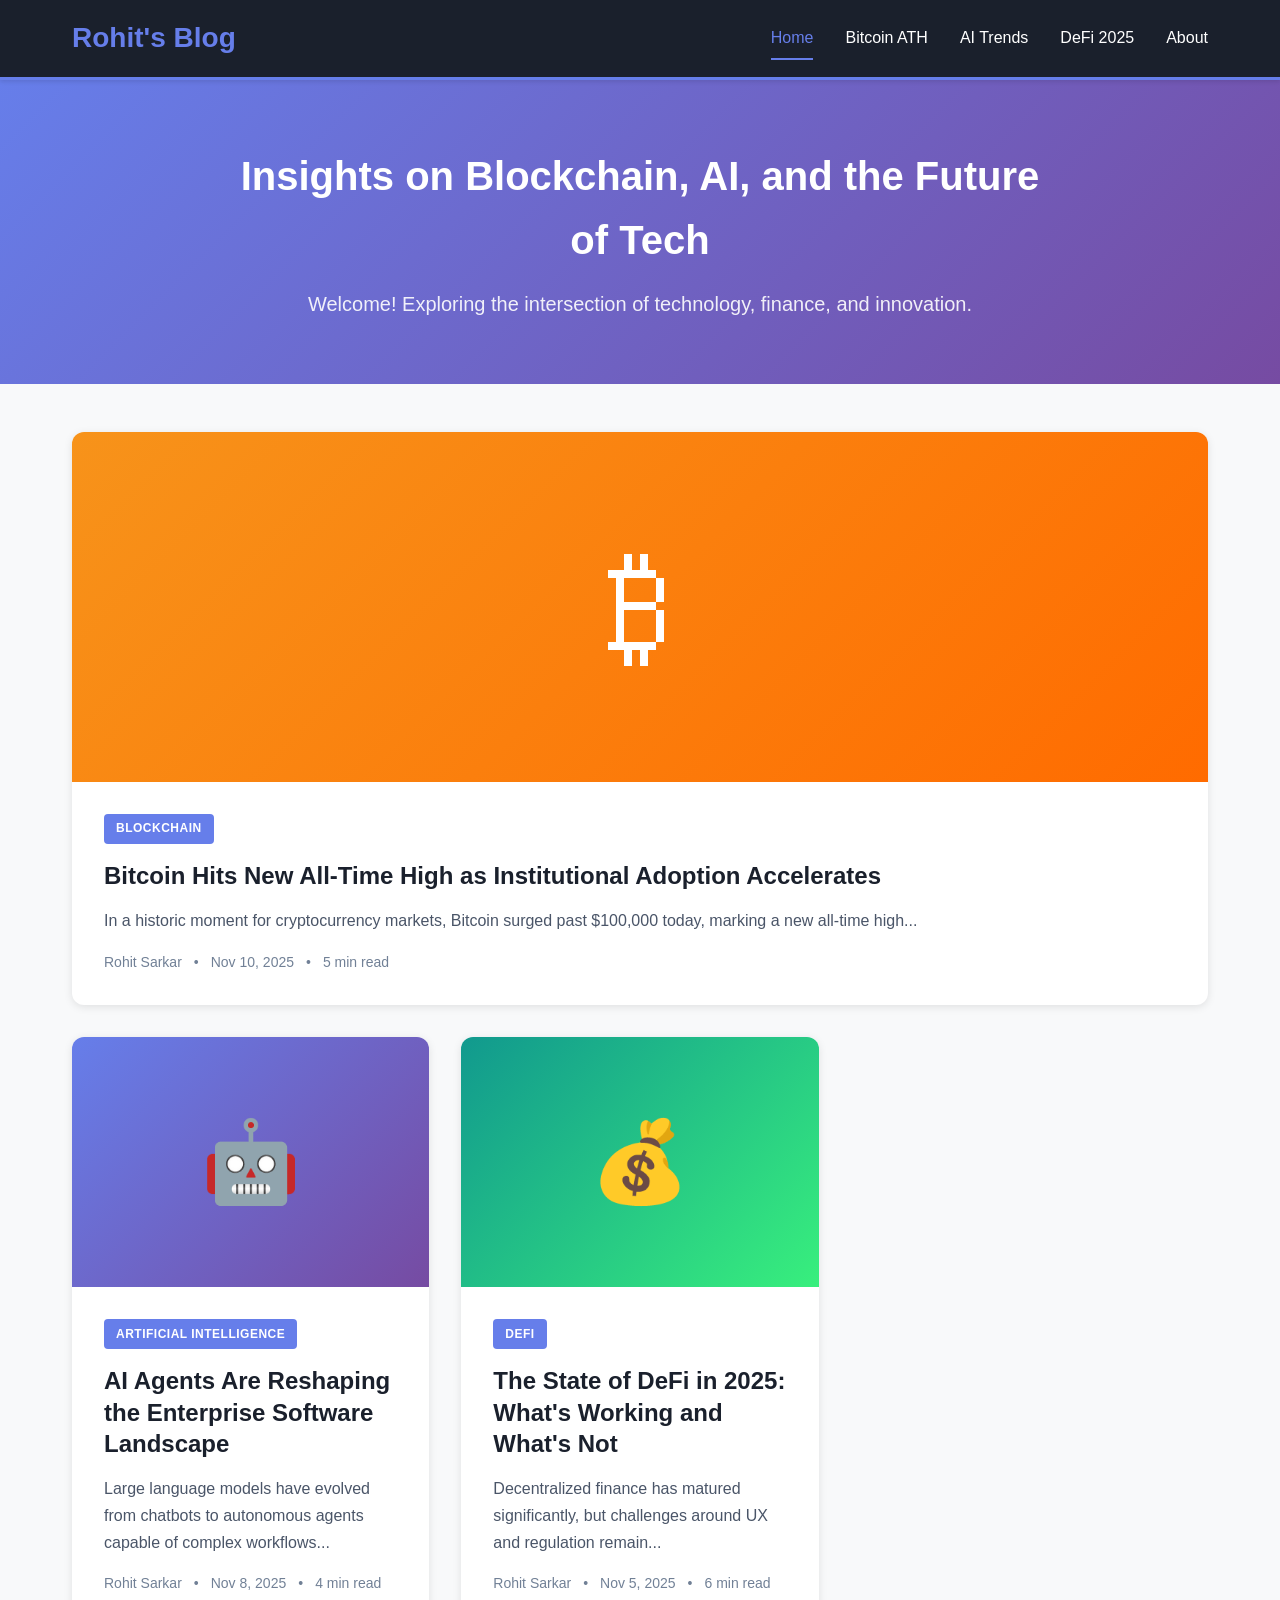
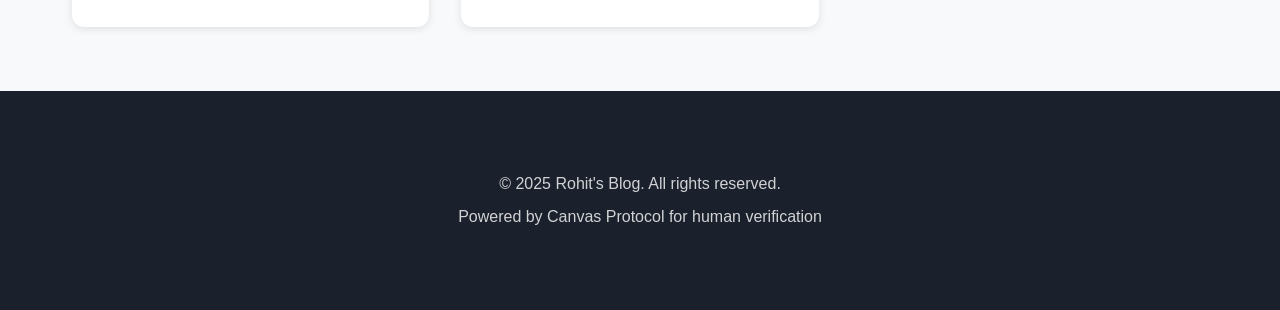
<file: index.html>
<!DOCTYPE html>
<html lang="en">
<head>
    <meta charset="UTF-8">
    <meta name="viewport" content="width=device-width, initial-scale=1.0">
    <title>Rohit's Tech Blog | Latest in Blockchain & AI</title>
    <link rel="stylesheet" href="styles.css">
    <style>
        /* Canvas Widget Overlay Styles */
        .canvas-overlay {
            display: none;
            position: fixed;
            top: 0;
            left: 0;
            width: 100%;
            height: 100%;
            background: rgba(0, 0, 0, 0.85);
            z-index: 9999;
            align-items: center;
            justify-content: center;
            backdrop-filter: blur(4px);
        }

        .canvas-overlay.active {
            display: flex;
        }

        .canvas-overlay-content {
            position: relative;
            max-width: 100%;
            max-height: 100%;
        }

        .canvas-iframe-wrapper {
            background: white;
            border-radius: 16px;
            overflow: hidden;
            box-shadow: 0 20px 60px rgba(0, 0, 0, 0.3);
            width: 450px;
            height: 750px;
            max-width: 100vw;
            max-height: 95vh;
        }

        .canvas-iframe {
            width: 100%;
            height: 100%;
            border: none;
            display: block;
        }

        /* Blur content when overlay is active */
        body.verification-required .page-content {
            filter: blur(8px);
            pointer-events: none;
            user-select: none;
        }

        @media (max-width: 768px) {
            .canvas-iframe-wrapper {
                border-radius: 0;
                width: 100vw;
                height: 100vh;
            }
        }
    </style>
</head>
<body>
    <!-- Canvas Widget Overlay -->
    <div class="canvas-overlay" id="canvasOverlay">
        <div class="canvas-overlay-content">
            <div class="canvas-iframe-wrapper">
                <iframe 
                    src="" 
                    class="canvas-iframe"
                    id="canvasWidget"
                    allow="clipboard-write"
                ></iframe>
            </div>
        </div>
    </div>

    <!-- Main Page Content -->
    <div class="page-content">
        <!-- Navigation -->
        <header class="header">
            <div class="nav-container">
                <div class="logo">Rohit's Blog</div>
                <nav class="nav-links">
                    <a href="index.html" class="active">Home</a>
                    <a href="article-bitcoin.html">Bitcoin ATH</a>
                    <a href="article-ai.html">AI Trends</a>
                    <a href="article-defi.html">DeFi 2025</a>
                    <a href="about.html">About</a>
                </nav>
            </div>
        </header>

        <!-- Hero Section -->
        <section class="hero">
            <div class="hero-content">
                <h1>Insights on Blockchain, AI, and the Future of Tech</h1>
                <p>Welcome! Exploring the intersection of technology, finance, and innovation.</p>
            </div>
        </section>

        <!-- Article Grid -->
        <main class="container">
            <div class="articles-grid">
                <!-- Featured Article -->
                <article class="article-card featured">
                    <div class="article-image bitcoin-bg">₿</div>
                    <div class="article-content">
                        <span class="category">BLOCKCHAIN</span>
                        <h2><a href="article-bitcoin.html">Bitcoin Hits New All-Time High as Institutional Adoption Accelerates</a></h2>
                        <p>In a historic moment for cryptocurrency markets, Bitcoin surged past $100,000 today, marking a new all-time high...</p>
                        <div class="article-meta">
                            <span>Rohit Sarkar</span>
                            <span>•</span>
                            <span>Nov 10, 2025</span>
                            <span>•</span>
                            <span>5 min read</span>
                        </div>
                    </div>
                </article>

                <!-- Regular Articles -->
                <article class="article-card">
                    <div class="article-image ai-bg">🤖</div>
                    <div class="article-content">
                        <span class="category">ARTIFICIAL INTELLIGENCE</span>
                        <h2><a href="article-ai.html">AI Agents Are Reshaping the Enterprise Software Landscape</a></h2>
                        <p>Large language models have evolved from chatbots to autonomous agents capable of complex workflows...</p>
                        <div class="article-meta">
                            <span>Rohit Sarkar</span>
                            <span>•</span>
                            <span>Nov 8, 2025</span>
                            <span>•</span>
                            <span>4 min read</span>
                        </div>
                    </div>
                </article>

                <article class="article-card">
                    <div class="article-image defi-bg">💰</div>
                    <div class="article-content">
                        <span class="category">DEFI</span>
                        <h2><a href="article-defi.html">The State of DeFi in 2025: What's Working and What's Not</a></h2>
                        <p>Decentralized finance has matured significantly, but challenges around UX and regulation remain...</p>
                        <div class="article-meta">
                            <span>Rohit Sarkar</span>
                            <span>•</span>
                            <span>Nov 5, 2025</span>
                            <span>•</span>
                            <span>6 min read</span>
                        </div>
                    </div>
                </article>
            </div>
        </main>

        <!-- Footer -->
        <footer class="footer">
            <div class="container">
                <p>&copy; 2025 Rohit's Blog. All rights reserved.</p>
                <p>Powered by Canvas Protocol for human verification</p>
            </div>
        </footer>
    </div>

    <script>
        // ==========================================
        // Canvas Protocol Configuration
        // ==========================================
        
        const API_BASE_URL = 'https://canvas-api.duckdns.org'; // Live API endpoint
        
        // Verification token management
        const VERIFICATION_TOKEN = 'canvas_verified';
        const TOKEN_EXPIRY = 'canvas_verified_expiry';
        const TOKEN_DURATION = 24 * 60 * 60 * 1000; // 24 hours

        // ==========================================
        // Helper Functions
        // ==========================================
        
        /**
         * Get the current domain from the URL
         * For local files, this might be 'localhost' or the actual domain when deployed
         */
        function getCurrentDomain() {
            const hostname = window.location.hostname;
            
            // Handle localhost and file:// protocol
            if (hostname === '' || hostname === 'localhost' || hostname === '127.0.0.1') {
                // For demo purposes, return a demo domain
                // In production, this would be your actual domain
                return 'techblog.example.com';
            }
            
            // Remove 'www.' if present
            return hostname.replace(/^www\./, '');
        }

        /**
         * Check if user has valid verification token
         * For demo purposes, always return false to show CAPTCHA
         */
        function checkVerification() {
            // Always return false for demo to show CAPTCHA every time
            console.log('[Canvas] 🎬 Demo mode: Always require verification');
            return false;
        }

        /**
         * Store verification token after successful CAPTCHA
         */
        function storeVerificationToken() {
            const now = Date.now();
            const expiry = now + TOKEN_DURATION;
            
            localStorage.setItem(VERIFICATION_TOKEN, 'true');
            localStorage.setItem(TOKEN_EXPIRY, expiry.toString());
            
            console.log('[Canvas] ✅ Verification token stored, valid for 24 hours');
        }

        /**
         * Show verification overlay with CAPTCHA
         */
        function showVerificationOverlay() {
            console.log('[Canvas] 🎨 Showing verification overlay');
            document.body.classList.add('verification-required');
            document.getElementById('canvasOverlay').classList.add('active');
        }

        /**
         * Hide verification overlay
         */
        function hideVerificationOverlay() {
            console.log('[Canvas] ✅ Hiding verification overlay');
            document.body.classList.remove('verification-required');
            document.getElementById('canvasOverlay').classList.remove('active');
        }

        // ==========================================
        // Publisher & Campaign Validation
        // ==========================================

        /**
         * Find publisher by matching domain to website_url
         */
        async function fetchPublisherByDomain() {
            try {
                const domain = getCurrentDomain();
                console.log('[Canvas] 🔍 Checking for publisher registration:', domain);
                
                // Fetch all publishers
                const response = await fetch(`${API_BASE_URL}/publishers`);
                
                if (!response.ok) {
                    console.log('[Canvas] ⚠️ Unable to reach Canvas Protocol API');
                    return null;
                }
                
                const data = await response.json();
                
                if (!data.success || !data.publishers || data.publishers.length === 0) {
                    console.log('[Canvas] ⚠️ No publishers registered in system');
                    return null;
                }
                
                // Find publisher matching this domain
                const publisher = data.publishers.find(p => {
                    if (!p.website_url) return false;
                    
                    try {
                        const publisherUrl = new URL(p.website_url);
                        const publisherDomain = publisherUrl.hostname.replace(/^www\./, '');
                        return publisherDomain === domain;
                    } catch (e) {
                        // Invalid URL format
                        return false;
                    }
                });
                
                if (!publisher) {
                    console.log('[Canvas] ❌ No publisher registered for domain:', domain);
                    console.log('[Canvas] ℹ️  To monetize this site:');
                    console.log('[Canvas]     1. Go to publisher-signup.html');
                    console.log('[Canvas]     2. Enter website URL that matches this domain');
                    console.log('[Canvas]     3. Complete signup');
                    return null;
                }
                
                console.log('[Canvas] ✅ Publisher found:', publisher.name);
                console.log('[Canvas]    Address:', publisher.ethereum_address);
                console.log('[Canvas]    Total earnings:', publisher.total_earnings_wei, 'wei');
                
                return publisher;
                
            } catch (error) {
                console.log('[Canvas] ❌ Error checking publisher:', error.message);
                return null;
            }
        }

        /**
         * Check for active campaigns with available budget
         */
        async function fetchActiveCampaigns() {
            try {
                console.log('[Canvas] 🔍 Checking for active campaigns...');
                
                const response = await fetch(`${API_BASE_URL}/campaigns`);
                
                if (!response.ok) {
                    console.log('[Canvas] ⚠️ Unable to fetch campaigns');
                    return [];
                }
                
                const data = await response.json();
                
                if (!data.success || !data.campaigns || data.campaigns.length === 0) {
                    console.log('[Canvas] ⚠️ No campaigns available');
                    return [];
                }
                
                // Filter for active campaigns with budget remaining
                const activeCampaigns = data.campaigns.filter(campaign => {
                    if (campaign.status !== 'active') {
                        return false;
                    }
                    
                    // Check if campaign has budget remaining
                    const totalBudget = parseFloat(campaign.total_budget_wei);
                    const spentBudget = parseFloat(campaign.spent_budget_wei);
                    const costPerCaptcha = parseFloat(campaign.cost_per_captcha_wei);
                    const remainingBudget = totalBudget - spentBudget;
                    
                    if (remainingBudget < costPerCaptcha) {
                        console.log('[Canvas] ⚠️ Campaign has insufficient budget:', campaign.name);
                        return false;
                    }
                    
                    return true;
                });
                
                if (activeCampaigns.length === 0) {
                    console.log('[Canvas] ⚠️ No campaigns with available budget');
                    return [];
                }
                
                console.log('[Canvas] ✅ Found', activeCampaigns.length, 'active campaigns with budget');
                activeCampaigns.forEach(c => {
                    const remaining = parseFloat(c.total_budget_wei) - parseFloat(c.spent_budget_wei);
                    console.log('[Canvas]    -', c.name, '| Budget remaining:', remaining, 'wei');
                });
                
                return activeCampaigns;
                
            } catch (error) {
                console.log('[Canvas] ❌ Error fetching campaigns:', error.message);
                return [];
            }
        }

        // ==========================================
        // Canvas Widget Initialization
        // ==========================================

        async function initializeCanvasWidget() {
            console.log('[Canvas] 🚀 Starting Canvas Protocol...');
            console.log('[Canvas] 📍 Domain:', getCurrentDomain());
            
            // Demo mode: Skip verification check and always proceed to CAPTCHA
            console.log('[Canvas] 🎬 Demo mode: Skipping verification check');
            
            // Step 1: Find publisher for this domain
            const publisher = await fetchPublisherByDomain();
            
            if (!publisher) {
                console.log('[Canvas] ℹ️  This website is not registered with Canvas Protocol');
                console.log('[Canvas] ℹ️  Users can browse freely without verification');
                return;
            }
            
            // Step 2: Check for active campaigns with budget
            const campaigns = await fetchActiveCampaigns();
            
            if (campaigns.length === 0) {
                console.log('[Canvas] ℹ️  No active campaigns with budget available');
                console.log('[Canvas] ℹ️  Users can browse freely without verification');
                console.log('[Canvas] 💡 Advertisers: Create a campaign to start monetizing!');
                return;
            }
            
            // Step 3: All checks passed - show CAPTCHA widget
            const selectedCampaign = campaigns[0]; // Use first available campaign
            
            console.log('[Canvas] ✅ All checks passed!');
            console.log('[Canvas]    Publisher:', publisher.name);
            console.log('[Canvas]    Campaign:', selectedCampaign.name);
            console.log('[Canvas]    Cost per CAPTCHA:', selectedCampaign.cost_per_captcha_wei, 'wei');
            console.log('[Canvas] 🎨 Loading Canvas widget...');
            
            // Load widget with publisher and campaign info
            const iframe = document.getElementById('canvasWidget');
            iframe.src = `canvas-widget.html?publisherAddress=${publisher.ethereum_address}&campaignId=${selectedCampaign.id}`;
            
            // Show overlay
            showVerificationOverlay();
        }

        // ==========================================
        // Message Handling from Widget
        // ==========================================

        /**
         * Listen for CAPTCHA completion message from widget
         */
        window.addEventListener('message', function(event) {
            if (event.data.type === 'CAPTCHA_COMPLETE') {
                console.log('[Canvas] 🎉 CAPTCHA completed successfully!');
                console.log('[Canvas]    Captcha ID:', event.data.captchaId);
                console.log('[Canvas]    Completion time:', event.data.completionTime, 'seconds');
                console.log('[Canvas]    Publisher earned:', event.data.paymentWei, 'wei');
                
                // Store verification token
                storeVerificationToken();
                
                // Hide overlay
                hideVerificationOverlay();
                
                console.log('[Canvas] ✅ User can now browse the site freely for 24 hours');
            }
        });

        // ==========================================
        // Initialize on Page Load
        // ==========================================

        window.addEventListener('DOMContentLoaded', function() {
            initializeCanvasWidget();
        });

        // Prevent closing overlay by clicking outside
        document.getElementById('canvasOverlay').addEventListener('click', function(e) {
            if (e.target === this) {
                console.log('[Canvas] ℹ️  Please complete verification to continue');
            }
        });
    </script>
</body>
</html>
</file>
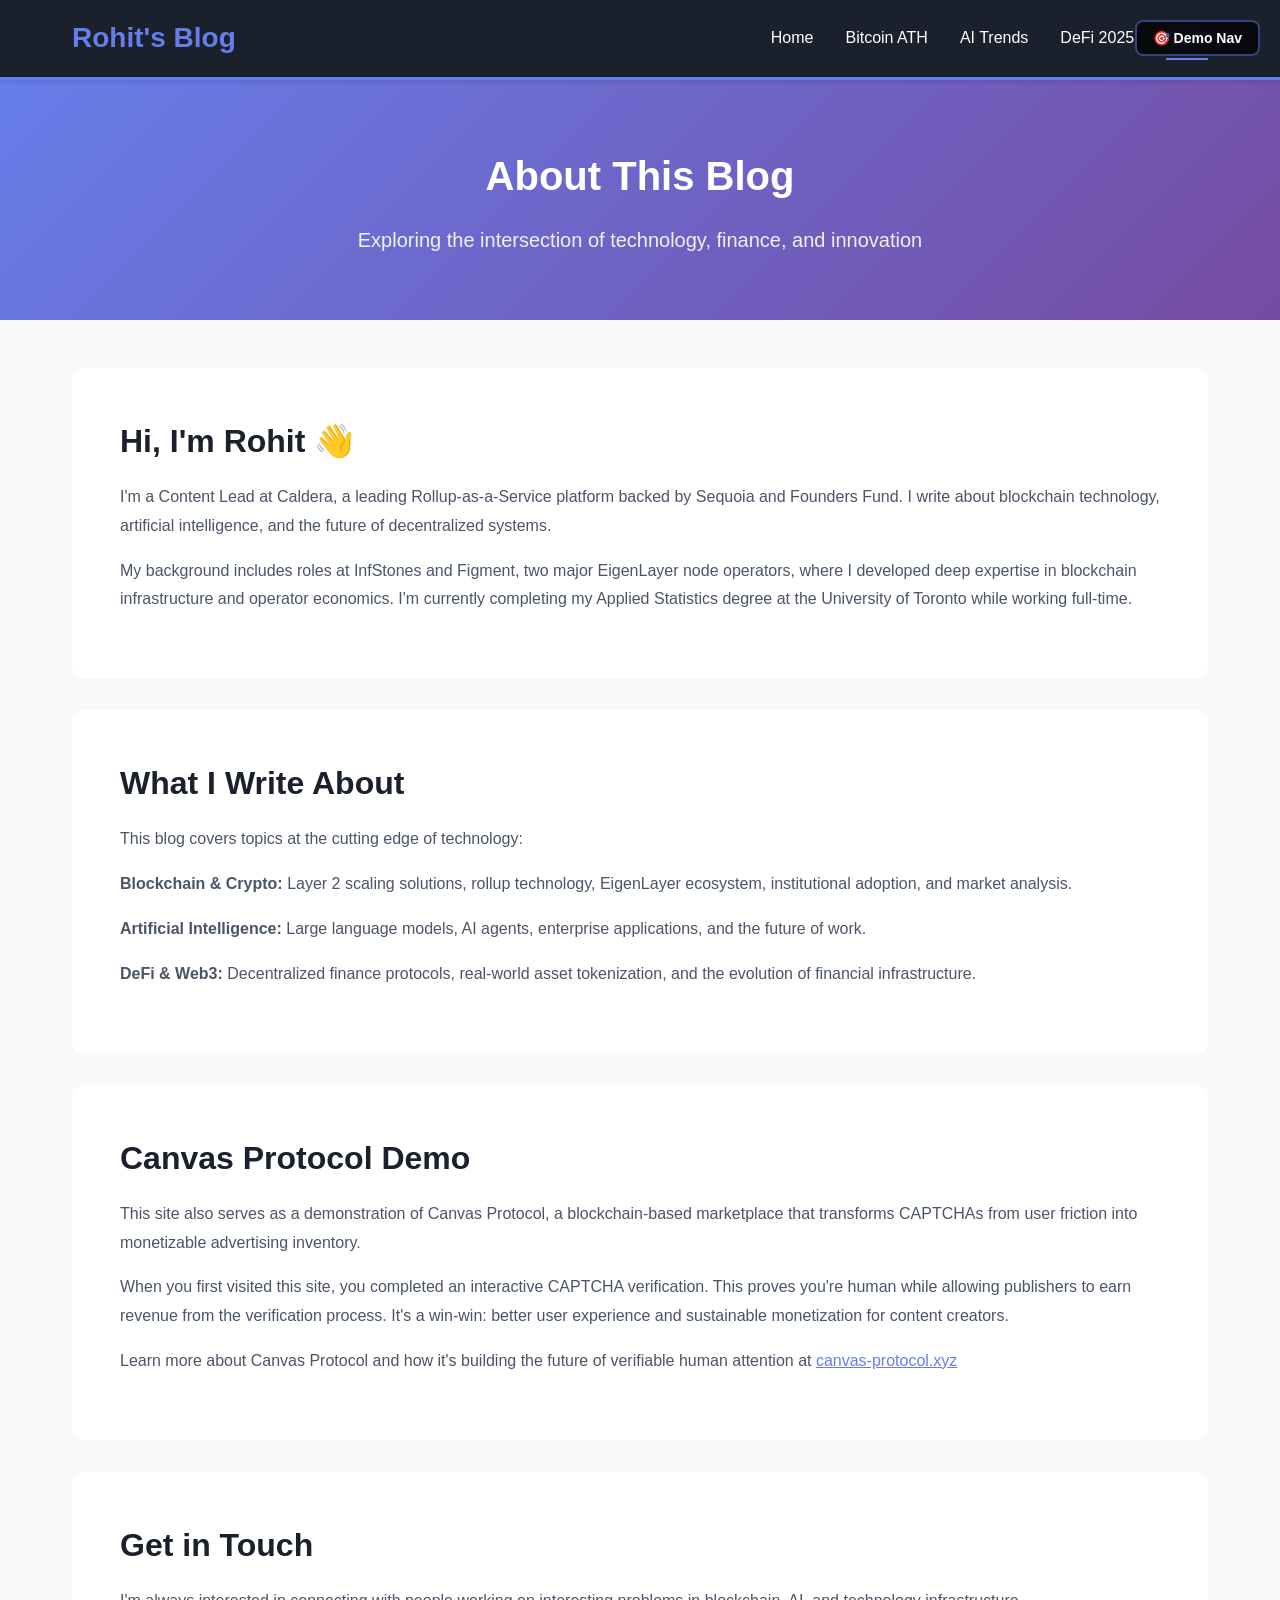
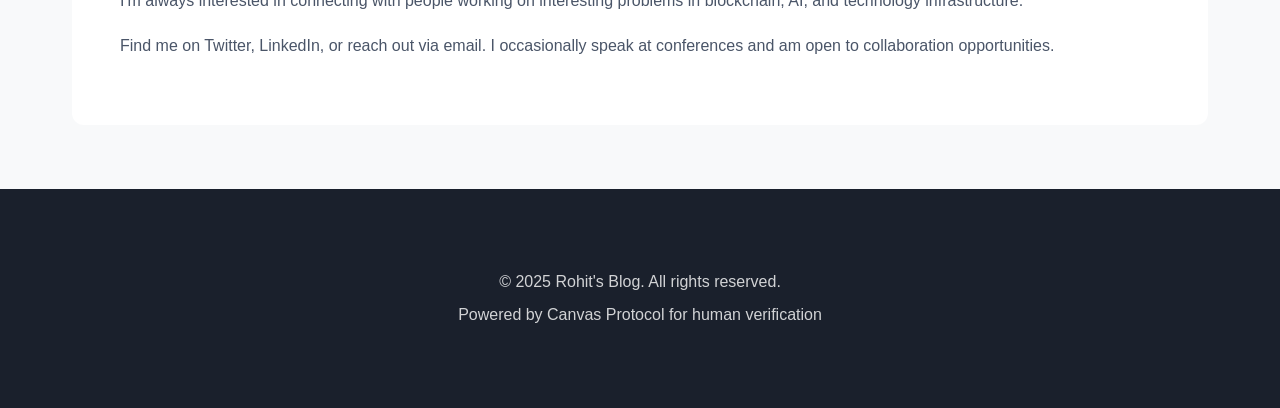
<file: about.html>
<!DOCTYPE html>
<html lang="en">
<head>
    <meta charset="UTF-8">
    <meta name="viewport" content="width=device-width, initial-scale=1.0">
    <title>About | Rohit's Blog</title>
    <link rel="stylesheet" href="styles.css">
</head>
<body>
    <!-- Demo Navigation -->
    <div class="demo-nav-container">
        <button class="demo-nav-button" onclick="toggleDemoNav()">
            🎯 Demo Nav
        </button>
        <div class="demo-nav-dropdown" id="demoNavDropdown">
            <div class="demo-nav-section">
                <div class="demo-nav-section-title">Publisher Site</div>
                <a href="index.html">Home</a>
                <a href="about.html">About</a>
                <a href="article-bitcoin.html">Bitcoin Article</a>
                <a href="article-ai.html">AI Article</a>
                <a href="article-defi.html">DeFi Article</a>
            </div>
            <div class="demo-nav-section">
                <div class="demo-nav-section-title">Publisher Tools</div>
                <a href="publisher-signup.html">Publisher Signup</a>
                <a href="publisher-dashboard.html">Publisher Dashboard</a>
            </div>
            <div class="demo-nav-section">
                <div class="demo-nav-section-title">Advertiser Tools</div>
                <a href="advertiser-signup.html">Advertiser Signup</a>
                <a href="advertiser-dashboard.html">Advertiser Dashboard</a>
            </div>
            <div class="demo-nav-section">
                <div class="demo-nav-section-title">Widget Demo</div>
                <a href="canvas-widget.html">CAPTCHA Widget</a>
            </div>
        </div>
    </div>

    <header class="header">
        <div class="nav-container">
            <div class="logo">Rohit's Blog</div>
            <nav class="nav-links">
                <a href="index.html">Home</a>
                <a href="article-bitcoin.html">Bitcoin ATH</a>
                <a href="article-ai.html">AI Trends</a>
                <a href="article-defi.html">DeFi 2025</a>
                <a href="about.html" class="active">About</a>
            </nav>
        </div>
    </header>

    <div class="hero">
        <div class="hero-content">
            <h1>About This Blog</h1>
            <p>Exploring the intersection of technology, finance, and innovation</p>
        </div>
    </div>

    <main class="container">
        <div class="about-section">
            <h2>Hi, I'm Rohit 👋</h2>
            <p>
                I'm a Content Lead at Caldera, a leading Rollup-as-a-Service platform backed by Sequoia and Founders Fund. I write about blockchain technology, artificial intelligence, and the future of decentralized systems.
            </p>
            <p>
                My background includes roles at InfStones and Figment, two major EigenLayer node operators, where I developed deep expertise in blockchain infrastructure and operator economics. I'm currently completing my Applied Statistics degree at the University of Toronto while working full-time.
            </p>
        </div>

        <div class="about-section">
            <h2>What I Write About</h2>
            <p>
                This blog covers topics at the cutting edge of technology:
            </p>
            <p>
                <strong>Blockchain & Crypto:</strong> Layer 2 scaling solutions, rollup technology, EigenLayer ecosystem, institutional adoption, and market analysis.
            </p>
            <p>
                <strong>Artificial Intelligence:</strong> Large language models, AI agents, enterprise applications, and the future of work.
            </p>
            <p>
                <strong>DeFi & Web3:</strong> Decentralized finance protocols, real-world asset tokenization, and the evolution of financial infrastructure.
            </p>
        </div>

        <div class="about-section">
            <h2>Canvas Protocol Demo</h2>
            <p>
                This site also serves as a demonstration of Canvas Protocol, a blockchain-based marketplace that transforms CAPTCHAs from user friction into monetizable advertising inventory.
            </p>
            <p>
                When you first visited this site, you completed an interactive CAPTCHA verification. This proves you're human while allowing publishers to earn revenue from the verification process. It's a win-win: better user experience and sustainable monetization for content creators.
            </p>
            <p>
                Learn more about Canvas Protocol and how it's building the future of verifiable human attention at <a href="https://canvas-protocol.xyz" style="color: #667eea;">canvas-protocol.xyz</a>
            </p>
        </div>

        <div class="about-section">
            <h2>Get in Touch</h2>
            <p>
                I'm always interested in connecting with people working on interesting problems in blockchain, AI, and technology infrastructure.
            </p>
            <p>
                Find me on Twitter, LinkedIn, or reach out via email. I occasionally speak at conferences and am open to collaboration opportunities.
            </p>
        </div>
    </main>

    <footer class="footer">
        <div class="container">
            <p>&copy; 2025 Rohit's Blog. All rights reserved.</p>
            <p>Powered by Canvas Protocol for human verification</p>
        </div>
    </footer>

    <script>
        function toggleDemoNav() {
            const dropdown = document.getElementById('demoNavDropdown');
            dropdown.classList.toggle('active');
        }

        // Close dropdown when clicking outside
        document.addEventListener('click', function(event) {
            const container = document.querySelector('.demo-nav-container');
            if (container && !container.contains(event.target)) {
                const dropdown = document.getElementById('demoNavDropdown');
                if (dropdown) {
                    dropdown.classList.remove('active');
                }
            }
        });
    </script>
</body>
</html>
</file>
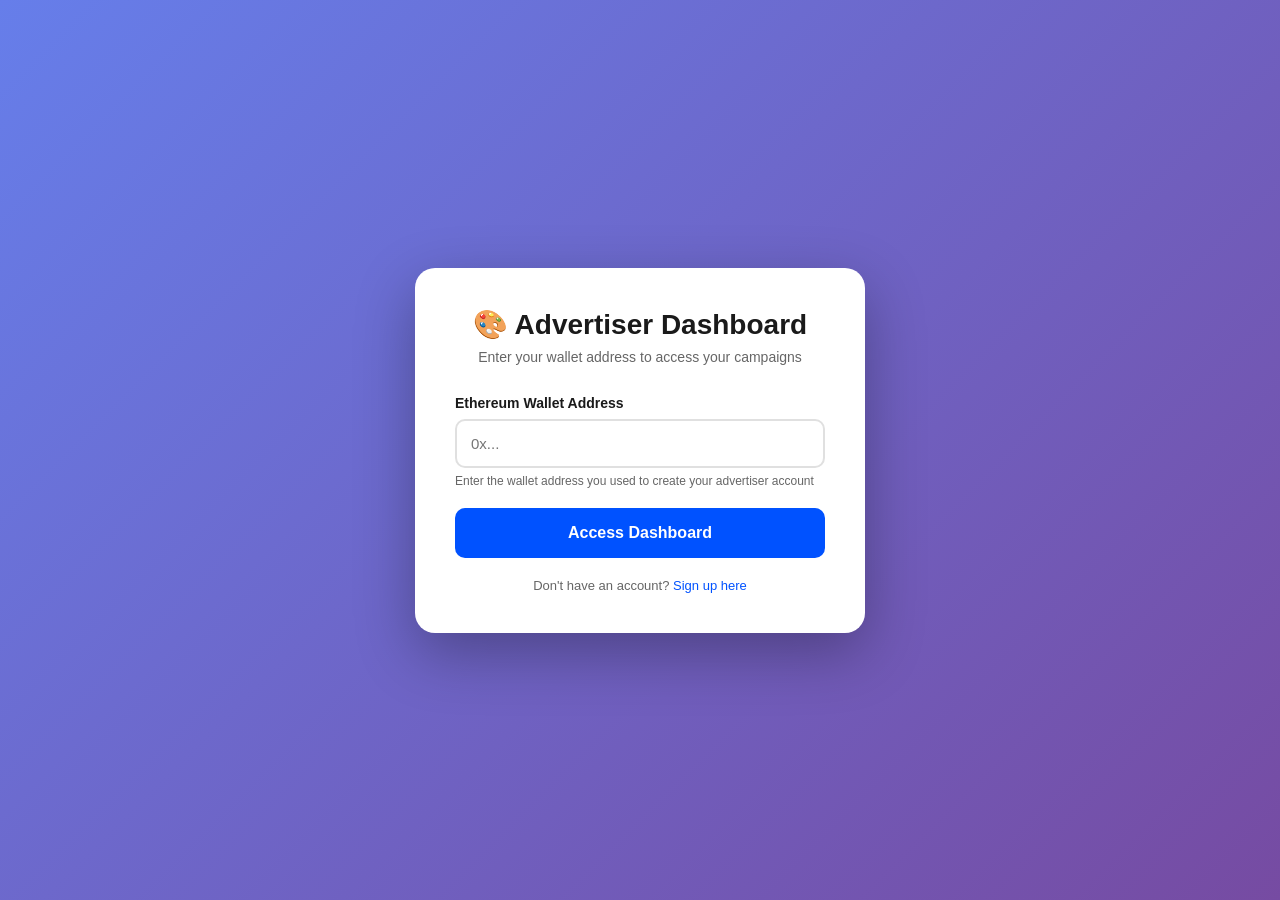
<file: advertiser-dashboard.html>
<!DOCTYPE html>
<html lang="en">
<head>
    <meta charset="UTF-8">
    <meta name="viewport" content="width=device-width, initial-scale=1.0">
    <title>Canvas Protocol - Advertiser Dashboard</title>
    <style>
        * {
            margin: 0;
            padding: 0;
            box-sizing: border-box;
        }
        
        body {
            font-family: -apple-system, BlinkMacSystemFont, 'Segoe UI', sans-serif;
            background: #f5f7fa;
            color: #1a1a1a;
        }

        /* Login Screen */
        .login-screen {
            display: flex;
            align-items: center;
            justify-content: center;
            min-height: 100vh;
            background: linear-gradient(135deg, #667eea 0%, #764ba2 100%);
            padding: 20px;
        }

        .login-screen.hidden {
            display: none;
        }

        .login-container {
            background: white;
            border-radius: 20px;
            box-shadow: 0 20px 60px rgba(0, 0, 0, 0.3);
            padding: 40px;
            max-width: 450px;
            width: 100%;
        }

        .login-header {
            text-align: center;
            margin-bottom: 30px;
        }

        .login-header h1 {
            font-size: 28px;
            color: #1a1a1a;
            margin-bottom: 8px;
        }

        .login-header p {
            font-size: 14px;
            color: #666;
        }

        .login-form {
            margin-bottom: 20px;
        }

        .form-group {
            margin-bottom: 20px;
        }

        .form-group label {
            display: block;
            font-size: 14px;
            font-weight: 600;
            color: #1a1a1a;
            margin-bottom: 8px;
        }

        .form-group input {
            width: 100%;
            padding: 14px;
            border: 2px solid #e0e0e0;
            border-radius: 10px;
            font-size: 15px;
            font-family: inherit;
            transition: all 0.2s;
        }

        .form-group input:focus {
            outline: none;
            border-color: #0052FF;
            box-shadow: 0 0 0 3px rgba(0, 82, 255, 0.1);
        }

        .login-btn {
            width: 100%;
            background: #0052FF;
            color: white;
            border: none;
            padding: 16px;
            font-size: 16px;
            font-weight: 600;
            border-radius: 10px;
            cursor: pointer;
            transition: all 0.2s;
        }

        .login-btn:hover {
            background: #0041CC;
            transform: translateY(-2px);
        }

        .login-btn:disabled {
            background: #ccc;
            cursor: not-allowed;
            transform: none;
        }

        .error-message {
            background: #fee;
            border: 1px solid #fcc;
            color: #c00;
            padding: 12px;
            border-radius: 8px;
            margin-bottom: 16px;
            font-size: 13px;
            display: none;
        }

        /* Dashboard */
        .dashboard {
            display: none;
        }

        .dashboard.active {
            display: block;
        }

        .header {
            background: white;
            border-bottom: 1px solid #e0e0e0;
            padding: 20px 40px;
            display: flex;
            justify-content: space-between;
            align-items: center;
        }

        .logo {
            display: flex;
            align-items: center;
            gap: 12px;
            font-size: 20px;
            font-weight: 700;
            color: #0052FF;
        }

        .header-actions {
            display: flex;
            align-items: center;
            gap: 12px;
        }

        .toggle-btn {
            background: #f0f4ff;
            color: #0052FF;
            border: 1px solid #0052FF;
            padding: 10px 16px;
            font-size: 13px;
            font-weight: 600;
            border-radius: 8px;
            cursor: pointer;
            transition: all 0.2s;
            white-space: nowrap;
        }

        .toggle-btn:hover {
            background: #0052FF;
            color: white;
        }

        .wallet-display {
            background: #f8f9fa;
            padding: 10px 16px;
            border-radius: 8px;
            font-size: 13px;
            font-weight: 600;
            color: #666;
        }

        .logout-btn {
            background: #fee;
            color: #c00;
            border: 1px solid #fcc;
            padding: 10px 16px;
            font-size: 13px;
            font-weight: 600;
            border-radius: 8px;
            cursor: pointer;
            transition: all 0.2s;
        }

        .logout-btn:hover {
            background: #fcc;
        }

        .container {
            max-width: 1400px;
            margin: 0 auto;
            padding: 40px;
        }

        .page-header {
            display: flex;
            justify-content: space-between;
            align-items: center;
            margin-bottom: 30px;
        }

        .page-header h1 {
            font-size: 28px;
            color: #1a1a1a;
        }

        .create-btn {
            background: #0052FF;
            color: white;
            border: none;
            padding: 12px 24px;
            font-size: 14px;
            font-weight: 600;
            border-radius: 8px;
            cursor: pointer;
            transition: all 0.2s;
            display: flex;
            align-items: center;
            gap: 8px;
        }

        .create-btn:hover {
            background: #0041CC;
            transform: translateY(-1px);
            box-shadow: 0 4px 12px rgba(0,82,255,0.3);
        }

        .stats-grid {
            display: grid;
            grid-template-columns: repeat(4, 1fr);
            gap: 20px;
            margin-bottom: 40px;
        }

        .stat-card {
            background: white;
            padding: 24px;
            border-radius: 12px;
            border: 1px solid #e0e0e0;
        }

        .stat-label {
            font-size: 13px;
            color: #666;
            margin-bottom: 8px;
            text-transform: uppercase;
            letter-spacing: 0.5px;
        }

        .stat-value {
            font-size: 32px;
            font-weight: 700;
            color: #1a1a1a;
        }

        .available-funds-display {
            background: linear-gradient(135deg, #10b981 0%, #059669 100%);
            color: white;
            padding: 20px 30px;
            border-radius: 16px;
            box-shadow: 0 8px 25px rgba(16, 185, 129, 0.3);
            text-align: center;
            margin-bottom: 30px;
            max-width: 300px;
        }

        .funds-label {
            font-size: 14px;
            opacity: 0.9;
            margin-bottom: 8px;
            font-weight: 600;
            text-transform: uppercase;
            letter-spacing: 0.5px;
        }

        .funds-value {
            font-size: 36px;
            font-weight: 800;
            margin-bottom: 4px;
        }

        .funds-subtitle {
            font-size: 12px;
            opacity: 0.8;
        }

        .campaigns-section {
            background: white;
            border-radius: 12px;
            border: 1px solid #e0e0e0;
            overflow: hidden;
        }

        .section-header {
            padding: 20px 30px;
            border-bottom: 1px solid #e0e0e0;
            display: flex;
            justify-content: space-between;
            align-items: center;
        }

        .section-header h2 {
            font-size: 18px;
            color: #1a1a1a;
        }

        .campaigns-list {
            padding: 20px 30px;
        }

        .campaign-card {
            background: #f8f9fa;
            border: 1px solid #e0e0e0;
            border-radius: 10px;
            padding: 24px;
            margin-bottom: 16px;
        }

        .campaign-header {
            display: flex;
            justify-content: space-between;
            align-items: start;
            margin-bottom: 20px;
        }

        .campaign-info h3 {
            font-size: 18px;
            color: #1a1a1a;
            margin-bottom: 4px;
        }

        .campaign-info p {
            font-size: 13px;
            color: #666;
        }

        .campaign-status {
            padding: 6px 12px;
            border-radius: 6px;
            font-size: 12px;
            font-weight: 600;
            text-transform: uppercase;
        }

        .status-active {
            background: #d1fae5;
            color: #065f46;
        }

        .campaign-metrics {
            display: grid;
            grid-template-columns: repeat(3, 1fr);
            gap: 20px;
        }

        .metric {
            text-align: center;
        }

        .metric-label {
            font-size: 12px;
            color: #666;
            margin-bottom: 4px;
        }

        .metric-value {
            font-size: 24px;
            font-weight: 700;
            color: #1a1a1a;
        }

        .empty-state {
            text-align: center;
            padding: 60px 20px;
        }

        .empty-state-icon {
            font-size: 64px;
            margin-bottom: 16px;
        }

        .empty-state h3 {
            font-size: 20px;
            color: #1a1a1a;
            margin-bottom: 8px;
        }

        .empty-state p {
            font-size: 14px;
            color: #666;
        }

        /* Modal */
        .modal {
            display: none;
            position: fixed;
            top: 0;
            left: 0;
            width: 100%;
            height: 100%;
            background: rgba(0, 0, 0, 0.5);
            z-index: 1000;
            align-items: center;
            justify-content: center;
        }

        .modal.active {
            display: flex;
        }

        .modal-content {
            background: white;
            border-radius: 16px;
            width: 90%;
            max-width: 600px;
            max-height: 90vh;
            overflow-y: auto;
        }

        .modal-header {
            padding: 24px 30px;
            border-bottom: 1px solid #e0e0e0;
        }

        .modal-header h2 {
            font-size: 24px;
            color: #1a1a1a;
        }

        .modal-body {
            padding: 30px;
        }

        .modal-footer {
            padding: 20px 30px;
            border-top: 1px solid #e0e0e0;
            display: flex;
            justify-content: flex-end;
            gap: 12px;
        }

        .btn {
            padding: 12px 24px;
            border-radius: 8px;
            font-size: 14px;
            font-weight: 600;
            cursor: pointer;
            transition: all 0.2s;
            border: none;
        }

        .btn-primary {
            background: #0052FF;
            color: white;
        }

        .btn-primary:hover {
            background: #0041CC;
        }

        .btn-secondary {
            background: #f8f9fa;
            color: #666;
            border: 1px solid #e0e0e0;
        }

        .btn-secondary:hover {
            background: #e0e0e0;
        }

        .form-row {
            display: grid;
            grid-template-columns: 1fr 1fr;
            gap: 20px;
        }

        textarea {
            width: 100%;
            padding: 14px;
            border: 2px solid #e0e0e0;
            border-radius: 10px;
            font-size: 15px;
            font-family: inherit;
            min-height: 80px;
            resize: vertical;
        }

        textarea:focus {
            outline: none;
            border-color: #0052FF;
            box-shadow: 0 0 0 3px rgba(0, 82, 255, 0.1);
        }

        .loading-spinner {
            display: inline-block;
            width: 20px;
            height: 20px;
            border: 3px solid #f3f3f3;
            border-top: 3px solid #0052FF;
            border-radius: 50%;
            animation: spin 1s linear infinite;
        }

        @keyframes spin {
            0% { transform: rotate(0deg); }
            100% { transform: rotate(360deg); }
        }

        .form-note {
            font-size: 12px;
            color: #666;
            margin-top: 6px;
        }
    </style>
</head>
<body>
    <!-- Login Screen -->
    <div class="login-screen" id="loginScreen">
        <div class="login-container">
            <div class="login-header">
                <h1>🎨 Advertiser Dashboard</h1>
                <p>Enter your wallet address to access your campaigns</p>
            </div>

            <div id="loginError" class="error-message"></div>

            <form class="login-form" id="loginForm">
                <div class="form-group">
                    <label>Ethereum Wallet Address</label>
                    <input 
                        type="text" 
                        id="walletInput" 
                        placeholder="0x..." 
                        required 
                        pattern="^0x[a-fA-F0-9]{40}$"
                    >
                    <div class="form-note">Enter the wallet address you used to create your advertiser account</div>
                </div>

                <button type="submit" class="login-btn" id="loginBtn">
                    Access Dashboard
                </button>
            </form>

            <div style="text-align: center; margin-top: 20px;">
                <p style="font-size: 13px; color: #666;">
                    Don't have an account? 
                    <a href="advertiser-signup.html" style="color: #0052FF; text-decoration: none;">Sign up here</a>
                </p>
            </div>
        </div>
    </div>

    <!-- Dashboard -->
    <div class="dashboard" id="dashboard">
        <header class="header">
            <div class="logo">🎨 Canvas Protocol</div>
            <div class="header-actions">
                <button class="toggle-btn" onclick="switchToPublisherView()">
                    📊 Publisher View
                </button>
                <button class="toggle-btn" onclick="switchToUserView()">
                    🌐 User View
                </button>
                <div class="wallet-display" id="walletDisplay">0x...</div>
                <button class="logout-btn" onclick="logout()">Logout</button>
            </div>
        </header>

        <div class="container">
            <div class="page-header">
                <h1>Advertiser Dashboard</h1>
                <button class="create-btn" onclick="openCreateModal()">
                    <span>+</span>
                    <span>Create Campaign</span>
                </button>
            </div>

            <div class="available-funds-display">
                <div class="funds-label">Available Funds</div>
                <div class="funds-value" id="availableFunds">-</div>
                <div class="funds-subtitle">Ready for campaigns</div>
            </div>

            <div class="stats-grid">
                <div class="stat-card">
                    <div class="stat-label">Total Budget</div>
                    <div class="stat-value" id="totalBudget">-</div>
                </div>
                <div class="stat-card">
                    <div class="stat-label">Budget Spent</div>
                    <div class="stat-value" id="budgetSpent">-</div>
                </div>
                <div class="stat-card">
                    <div class="stat-label">Active Campaigns</div>
                    <div class="stat-value" id="activeCampaigns">-</div>
                </div>
                <div class="stat-card">
                    <div class="stat-label">Total Completions</div>
                    <div class="stat-value" id="totalCompletions">-</div>
                </div>
            </div>

            <div class="campaigns-section">
                <div class="section-header">
                    <h2>Your Campaigns</h2>
                </div>
                <div class="campaigns-list" id="campaignsList">
                    <div class="empty-state">
                        <div class="loading-spinner" style="display: inline-block;"></div>
                        <p style="margin-top: 16px;">Loading campaigns...</p>
                    </div>
                </div>
            </div>
        </div>
    </div>

    <!-- Create Campaign Modal -->
    <div class="modal" id="createModal">
        <div class="modal-content">
            <div class="modal-header">
                <h2>Create New Campaign</h2>
            </div>
            <div class="modal-body">
                <div id="modalError" class="error-message"></div>
                
                <form id="campaignForm">
                    <div class="form-group">
                        <label>Campaign Name *</label>
                        <input type="text" id="campaignName" placeholder="e.g., Summer Sale 2025" required>
                    </div>

                    <div class="form-row">
                        <div class="form-group">
                            <label>Budget (ETH) *</label>
                            <input type="number" id="budget" placeholder="1.0" min="0" step="any" required>
                            <div class="form-note">Total campaign budget</div>
                        </div>

                        <div class="form-group">
                            <label>Cost per CAPTCHA (ETH) *</label>
                            <input type="number" id="costPerCaptcha" placeholder="0.05" min="0" step="any" required>
                            <div class="form-note">Payment per completion</div>
                        </div>
                    </div>

                    <div class="form-group">
                        <label>Description (Optional)</label>
                        <textarea id="description" placeholder="Campaign details and goals..."></textarea>
                    </div>
                </form>
            </div>
            <div class="modal-footer">
                <button class="btn btn-secondary" onclick="closeCreateModal()">Cancel</button>
                <button class="btn btn-primary" onclick="createCampaign()" id="createCampaignBtn">
                    Create Campaign
                </button>
            </div>
        </div>
    </div>

    <script>
        // API Configuration
        const API_BASE_URL = 'https://canvas-api.duckdns.org';

        // Global state
        let currentWalletAddress = null;
        let advertiserData = null;
        let campaigns = [];

        // Helper functions
        function ethToWei(eth) {
            return (parseFloat(eth) * 1e18).toString();
        }

        function weiToEth(wei) {
            return (parseFloat(wei) / 1e18).toFixed(6);
        }

        function formatEth(wei) {
            const eth = weiToEth(wei);
            const ethValue = parseFloat(eth);
            
            // For very small amounts, show more decimal places
            let result;
            if (ethValue === 0) {
                result = '0 ETH';
            } else if (ethValue < 0.0001) {
                // Show up to 8 decimal places for small amounts
                result = ethValue.toFixed(8).replace(/\.?0+$/, '') + ' ETH';
            } else {
                result = ethValue.toFixed(4) + ' ETH';
            }
            
            console.log('💰 formatEth debug:', {
                inputWei: wei,
                convertedEth: eth,
                parsedFloat: ethValue,
                finalResult: result
            });
            return result;
        }

        function shortenAddress(address) {
            return `${address.slice(0, 6)}...${address.slice(-4)}`;
        }

        // Login functionality
        document.getElementById('loginForm').addEventListener('submit', async function(e) {
            e.preventDefault();
            
            const walletInput = document.getElementById('walletInput').value.trim();
            const loginBtn = document.getElementById('loginBtn');
            const errorDiv = document.getElementById('loginError');
            
            errorDiv.style.display = 'none';
            loginBtn.disabled = true;
            loginBtn.innerHTML = '<span class="loading-spinner"></span> Connecting...';

            try {
                // Validate address format
                if (!/^0x[a-fA-F0-9]{40}$/.test(walletInput)) {
                    throw new Error('Invalid Ethereum address format');
                }

                // Fetch advertiser data
                const response = await fetch(`${API_BASE_URL}/advertiser/${walletInput}`);
                
                if (!response.ok) {
                    if (response.status === 404) {
                        throw new Error('No advertiser account found for this address. Please sign up first.');
                    }
                    throw new Error('Failed to connect. Please try again.');
                }

                const data = await response.json();
                
                if (!data.success) {
                    throw new Error('Failed to load advertiser data');
                }

                // Store advertiser data and wallet address
                advertiserData = data.advertiser;
                currentWalletAddress = walletInput;
                document.getElementById('loginScreen').classList.add('hidden');
                document.getElementById('dashboard').classList.add('active');
                document.getElementById('walletDisplay').textContent = shortenAddress(walletInput);

                // Load dashboard data
                await loadDashboard();

            } catch (error) {
                console.error('Login error:', error);
                errorDiv.textContent = error.message;
                errorDiv.style.display = 'block';
                loginBtn.disabled = false;
                loginBtn.textContent = 'Access Dashboard';
            }
        });

        // Load dashboard data
        async function loadDashboard() {
            try {
                await loadCampaigns();
                updateStats();
            } catch (error) {
                console.error('Error loading dashboard:', error);
                alert('Failed to load dashboard data. Please refresh the page.');
            }
        }

        // Load campaigns from API
        async function loadCampaigns() {
            try {
                const response = await fetch(`${API_BASE_URL}/advertiser/${currentWalletAddress}/campaigns`);
                const data = await response.json();

                if (data.success) {
                    campaigns = data.campaigns || [];
                    console.log('📊 Loaded campaigns:', campaigns);
                    // Debug each campaign's spending data
                    campaigns.forEach(campaign => {
                        console.log(`Campaign "${campaign.name}":`, {
                            total_budget_wei: campaign.total_budget_wei,
                            spent_budget_wei: campaign.spent_budget_wei,
                            completed_ads_count: campaign.completed_ads_count
                        });
                    });
                    renderCampaigns();
                }
            } catch (error) {
                console.error('Error loading campaigns:', error);
                throw error;
            }
        }

        // Render campaigns
        function renderCampaigns() {
            const container = document.getElementById('campaignsList');

            if (campaigns.length === 0) {
                container.innerHTML = `
                    <div class="empty-state">
                        <div class="empty-state-icon">📊</div>
                        <h3>No campaigns yet</h3>
                        <p>Create your first campaign to start advertising on Canvas Protocol</p>
                    </div>
                `;
                return;
            }

            container.innerHTML = campaigns.map(campaign => {
                const remainingBudget = parseFloat(campaign.total_budget_wei) - parseFloat(campaign.spent_budget_wei);
                const completionCount = campaign.completed_ads_count || 0;

                return `
                    <div class="campaign-card">
                        <div class="campaign-header">
                            <div class="campaign-info">
                                <h3>${campaign.name}</h3>
                                <p>${campaign.description || 'No description'}</p>
                            </div>
                            <span class="campaign-status status-active">${campaign.status}</span>
                        </div>
                        <div class="campaign-metrics">
                            <div class="metric">
                                <div class="metric-label">Budget</div>
                                <div class="metric-value">${formatEth(campaign.total_budget_wei)}</div>
                                <div style="font-size: 11px; color: #666; margin-top: 4px;">
                                    ${formatEth(remainingBudget)} remaining
                                </div>
                            </div>
                            <div class="metric">
                                <div class="metric-label">Spent</div>
                                <div class="metric-value">${formatEth(campaign.spent_budget_wei)}</div>
                            </div>
                            <div class="metric">
                                <div class="metric-label">Completions</div>
                                <div class="metric-value">${completionCount}</div>
                                <div style="font-size: 11px; color: #666; margin-top: 4px;">
                                    ${formatEth(campaign.cost_per_captcha_wei)} per completion
                                </div>
                            </div>
                        </div>
                    </div>
                `;
            }).join('');
        }

        // Update stats
        function updateStats() {
            const totalBudget = campaigns.reduce((sum, c) => sum + parseFloat(c.total_budget_wei), 0);
            const totalSpent = campaigns.reduce((sum, c) => sum + parseFloat(c.spent_budget_wei), 0);
            const activeCampaignsCount = campaigns.filter(c => c.status === 'active').length;
            const totalCompletions = campaigns.reduce((sum, c) => sum + (c.completed_ads_count || 0), 0);

            // Available funds from advertiser's campaign_funds_wei
            const availableFunds = advertiserData ? advertiserData.campaign_funds_wei : "0";

            console.log('📈 Stats calculated:', {
                totalBudget,
                totalSpent,
                availableFunds,
                activeCampaignsCount,
                totalCompletions
            });
            
            console.log('📈 About to format totalSpent:', totalSpent, 'as string:', totalSpent.toString());

            document.getElementById('totalBudget').textContent = formatEth(totalBudget.toString());
            document.getElementById('budgetSpent').textContent = formatEth(totalSpent.toString());
            document.getElementById('availableFunds').textContent = formatEth(availableFunds);
            document.getElementById('activeCampaigns').textContent = activeCampaignsCount;
            document.getElementById('totalCompletions').textContent = totalCompletions.toLocaleString();
        }

        // Create campaign
        async function createCampaign() {
            const form = document.getElementById('campaignForm');
            const createBtn = document.getElementById('createCampaignBtn');
            const errorDiv = document.getElementById('modalError');

            // Custom validation for budget and cost per CAPTCHA
            const budget = parseFloat(document.getElementById('budget').value);
            const costPerCaptcha = parseFloat(document.getElementById('costPerCaptcha').value);

            if (budget <= 0) {
                errorDiv.textContent = 'Budget must be greater than 0';
                errorDiv.style.display = 'block';
                return;
            }

            if (costPerCaptcha <= 0) {
                errorDiv.textContent = 'Cost per CAPTCHA must be greater than 0';
                errorDiv.style.display = 'block';
                return;
            }

            if (!form.checkValidity()) {
                form.reportValidity();
                return;
            }

            errorDiv.style.display = 'none';
            createBtn.disabled = true;
            createBtn.innerHTML = '<span class="loading-spinner"></span> Creating...';

            try {
                const payload = {
                    name: document.getElementById('campaignName').value.trim(),
                    description: document.getElementById('description').value.trim() || null,
                    costPerCaptchaWei: ethToWei(document.getElementById('costPerCaptcha').value),
                    totalBudgetWei: ethToWei(document.getElementById('budget').value)
                };

                console.log('Creating campaign:', payload);

                const response = await fetch(`${API_BASE_URL}/advertiser/${currentWalletAddress}/campaigns`, {
                    method: 'POST',
                    headers: {
                        'Content-Type': 'application/json',
                    },
                    body: JSON.stringify(payload)
                });

                const data = await response.json();

                if (!response.ok) {
                    throw new Error(data.error || 'Failed to create campaign');
                }

                console.log('Campaign created:', data);

                // Reload campaigns
                await loadCampaigns();
                updateStats();
                closeCreateModal();

            } catch (error) {
                console.error('Error creating campaign:', error);
                errorDiv.textContent = error.message;
                errorDiv.style.display = 'block';
                createBtn.disabled = false;
                createBtn.textContent = 'Create Campaign';
            }
        }

        // Modal functions
        function openCreateModal() {
            document.getElementById('createModal').classList.add('active');
            document.getElementById('campaignForm').reset();
            document.getElementById('modalError').style.display = 'none';
        }

        function closeCreateModal() {
            document.getElementById('createModal').classList.remove('active');
        }

        // View switching
        function switchToPublisherView() {
            window.location.href = 'publisher-dashboard.html';
        }

        function switchToUserView() {
            window.location.href = 'index.html';
        }

        function logout() {
            if (confirm('Are you sure you want to logout?')) {
                currentWalletAddress = null;
                document.getElementById('loginScreen').classList.remove('hidden');
                document.getElementById('dashboard').classList.remove('active');
                document.getElementById('walletInput').value = '';
            }
        }

        // Close modal when clicking outside
        document.getElementById('createModal').addEventListener('click', function(e) {
            if (e.target === this) {
                closeCreateModal();
            }
        });

        // Auto-refresh campaigns every 30 seconds
        setInterval(async () => {
            if (currentWalletAddress) {
                await loadCampaigns();
                updateStats();
            }
        }, 30000);
    </script>
</body>
</html>
</file>
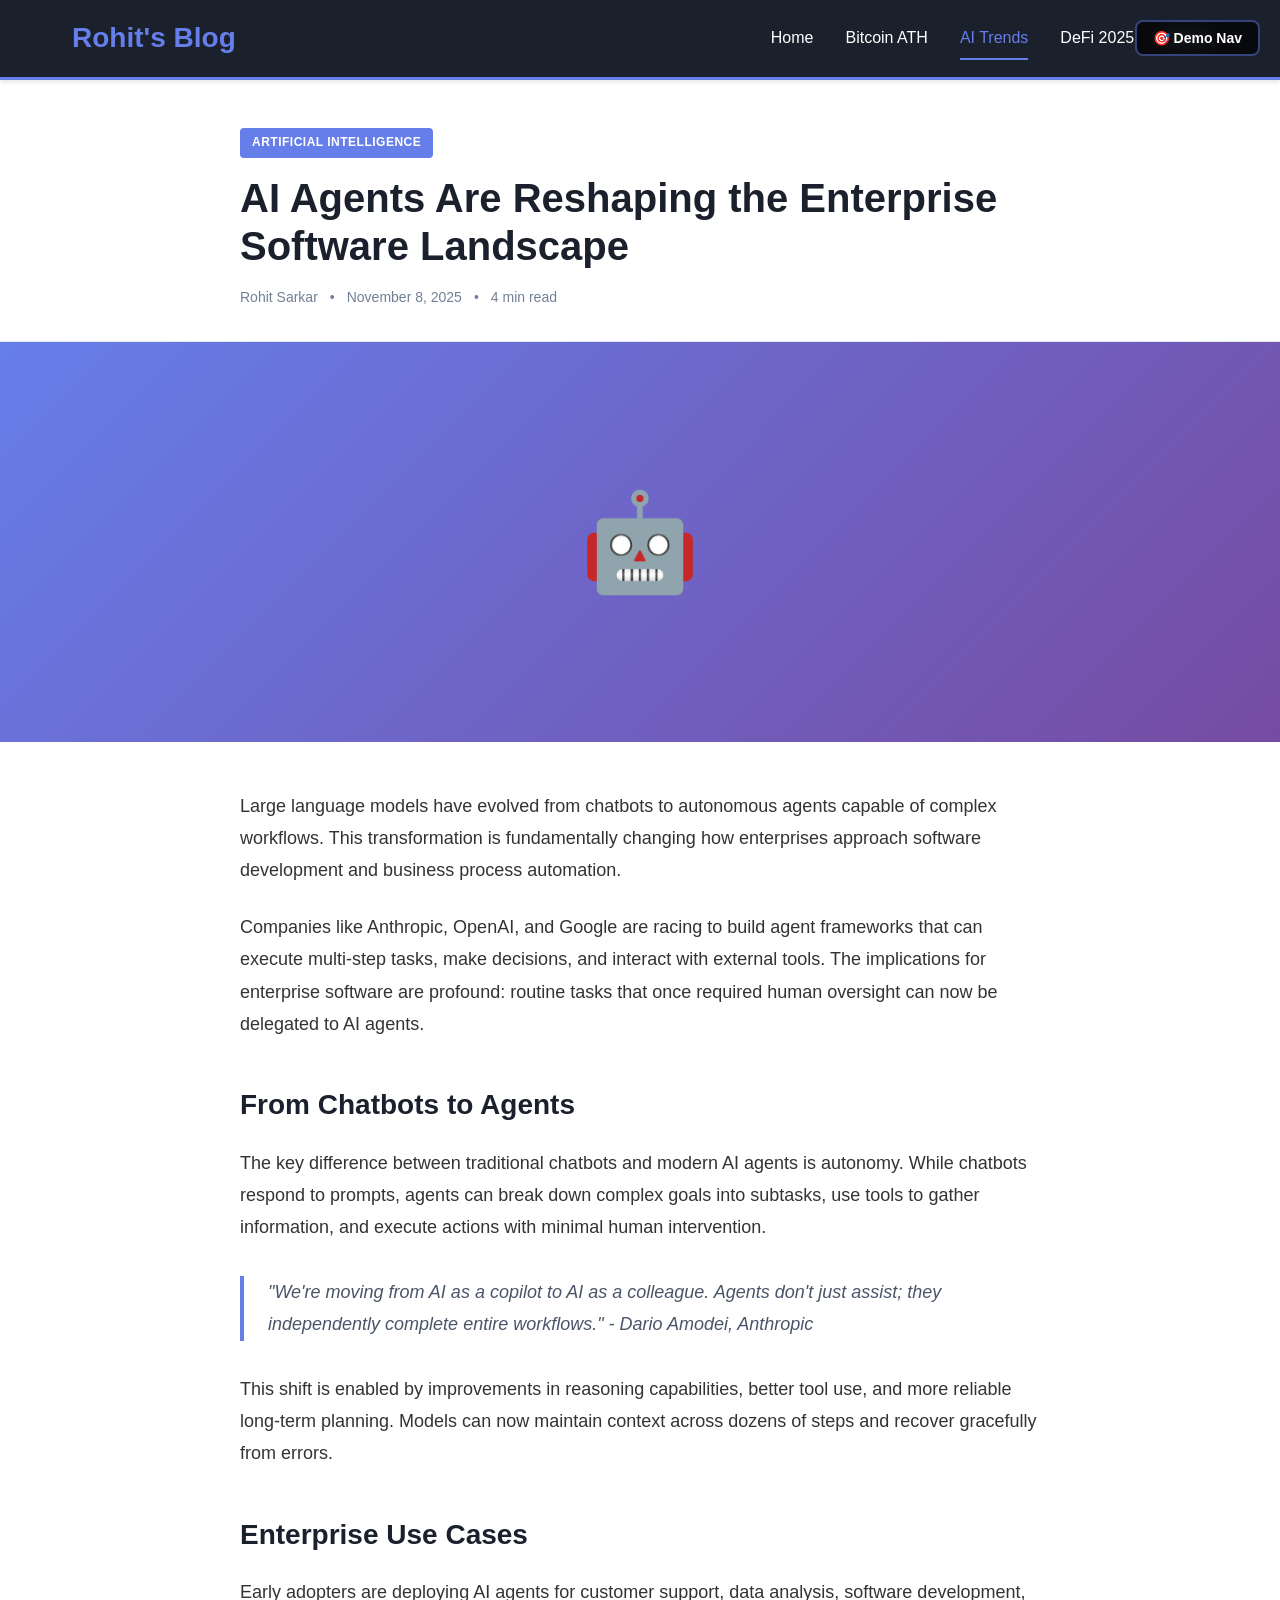
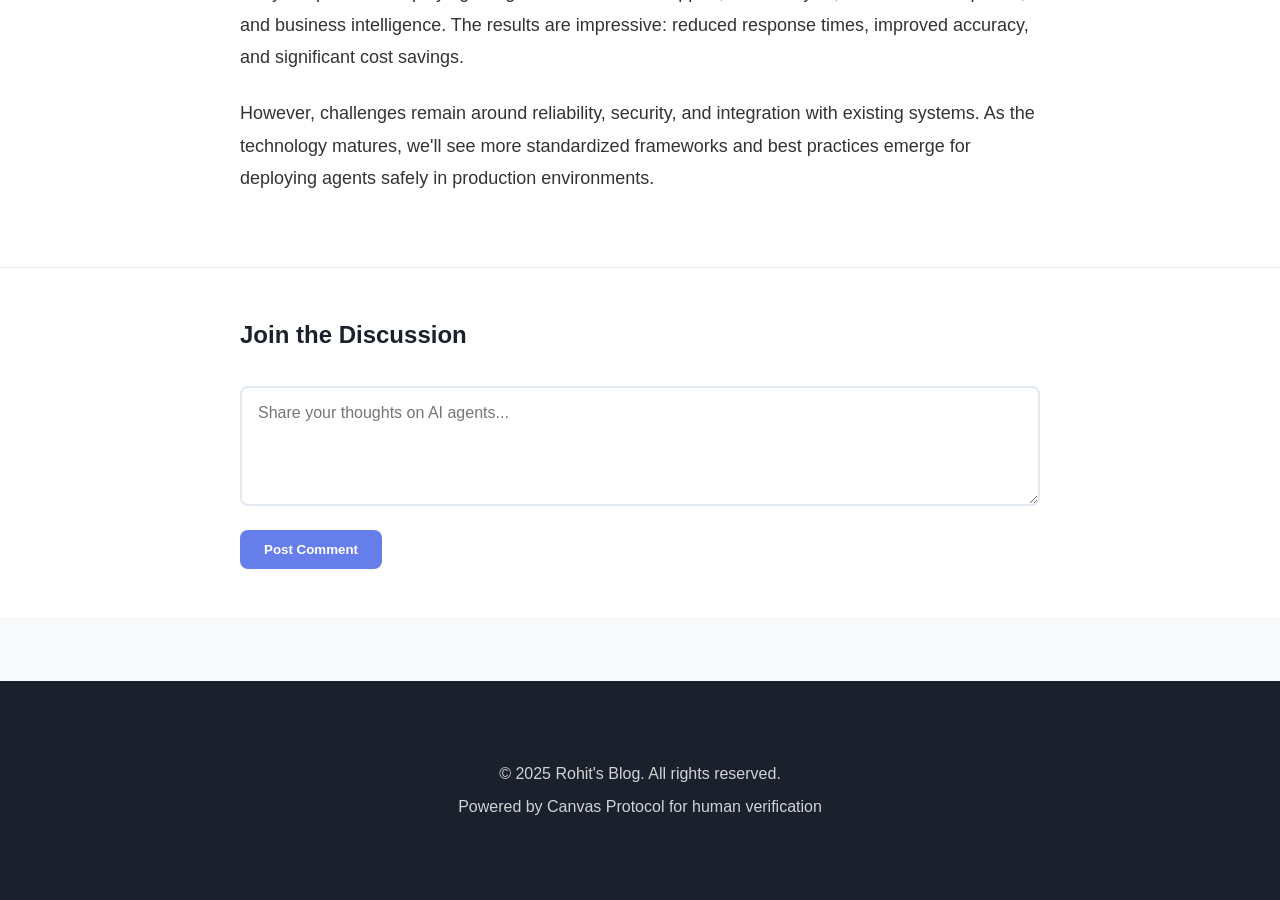
<file: article-ai.html>
<!DOCTYPE html>
<html lang="en">
<head>
    <meta charset="UTF-8">
    <meta name="viewport" content="width=device-width, initial-scale=1.0">
    <title>AI Agents Reshaping Enterprise | Rohit's Blog</title>
    <link rel="stylesheet" href="styles.css">
</head>
<body>
    <!-- Demo Navigation -->
    <div class="demo-nav-container">
        <button class="demo-nav-button" onclick="toggleDemoNav()">
            🎯 Demo Nav
        </button>
        <div class="demo-nav-dropdown" id="demoNavDropdown">
            <div class="demo-nav-section">
                <div class="demo-nav-section-title">Publisher Site</div>
                <a href="index.html">Home</a>
                <a href="about.html">About</a>
                <a href="article-bitcoin.html">Bitcoin Article</a>
                <a href="article-ai.html">AI Article</a>
                <a href="article-defi.html">DeFi Article</a>
            </div>
            <div class="demo-nav-section">
                <div class="demo-nav-section-title">Publisher Tools</div>
                <a href="publisher-signup.html">Publisher Signup</a>
                <a href="publisher-dashboard.html">Publisher Dashboard</a>
            </div>
            <div class="demo-nav-section">
                <div class="demo-nav-section-title">Advertiser Tools</div>
                <a href="advertiser-signup.html">Advertiser Signup</a>
                <a href="advertiser-dashboard.html">Advertiser Dashboard</a>
            </div>
            <div class="demo-nav-section">
                <div class="demo-nav-section-title">Widget Demo</div>
                <a href="canvas-widget.html">CAPTCHA Widget</a>
            </div>
        </div>
    </div>

    <header class="header">
        <div class="nav-container">
            <div class="logo">Rohit's Blog</div>
            <nav class="nav-links">
                <a href="index.html">Home</a>
                <a href="article-bitcoin.html">Bitcoin ATH</a>
                <a href="article-ai.html" class="active">AI Trends</a>
                <a href="article-defi.html">DeFi 2025</a>
                <a href="about.html">About</a>
            </nav>
        </div>
    </header>

    <div class="article-header">
        <div class="article-header-content">
            <span class="category">ARTIFICIAL INTELLIGENCE</span>
            <h1 class="article-title">AI Agents Are Reshaping the Enterprise Software Landscape</h1>
            <div class="article-meta">
                <span>Rohit Sarkar</span>
                <span>•</span>
                <span>November 8, 2025</span>
                <span>•</span>
                <span>4 min read</span>
            </div>
        </div>
    </div>

    <div class="article-hero-image ai-bg">🤖</div>

    <article class="article-body">
        <div class="article-body-content">
            <p>
                Large language models have evolved from chatbots to autonomous agents capable of complex workflows. This transformation is fundamentally changing how enterprises approach software development and business process automation.
            </p>

            <p>
                Companies like Anthropic, OpenAI, and Google are racing to build agent frameworks that can execute multi-step tasks, make decisions, and interact with external tools. The implications for enterprise software are profound: routine tasks that once required human oversight can now be delegated to AI agents.
            </p>

            <h2>From Chatbots to Agents</h2>

            <p>
                The key difference between traditional chatbots and modern AI agents is autonomy. While chatbots respond to prompts, agents can break down complex goals into subtasks, use tools to gather information, and execute actions with minimal human intervention.
            </p>

            <blockquote>
                "We're moving from AI as a copilot to AI as a colleague. Agents don't just assist; they independently complete entire workflows." - Dario Amodei, Anthropic
            </blockquote>

            <p>
                This shift is enabled by improvements in reasoning capabilities, better tool use, and more reliable long-term planning. Models can now maintain context across dozens of steps and recover gracefully from errors.
            </p>

            <h2>Enterprise Use Cases</h2>

            <p>
                Early adopters are deploying AI agents for customer support, data analysis, software development, and business intelligence. The results are impressive: reduced response times, improved accuracy, and significant cost savings.
            </p>

            <p>
                However, challenges remain around reliability, security, and integration with existing systems. As the technology matures, we'll see more standardized frameworks and best practices emerge for deploying agents safely in production environments.
            </p>
        </div>
    </article>

    <div class="comment-section">
        <div class="comment-section-content">
            <h3>Join the Discussion</h3>
            <form class="comment-form">
                <textarea placeholder="Share your thoughts on AI agents..."></textarea>
                <button type="submit" class="submit-comment-btn">Post Comment</button>
            </form>
        </div>
    </div>

    <footer class="footer">
        <div class="container">
            <p>&copy; 2025 Rohit's Blog. All rights reserved.</p>
            <p>Powered by Canvas Protocol for human verification</p>
        </div>
    </footer>

    <script>
        function toggleDemoNav() {
            const dropdown = document.getElementById('demoNavDropdown');
            dropdown.classList.toggle('active');
        }

        // Close dropdown when clicking outside
        document.addEventListener('click', function(event) {
            const container = document.querySelector('.demo-nav-container');
            if (container && !container.contains(event.target)) {
                const dropdown = document.getElementById('demoNavDropdown');
                if (dropdown) {
                    dropdown.classList.remove('active');
                }
            }
        });
    </script>
</body>
</html>
</file>
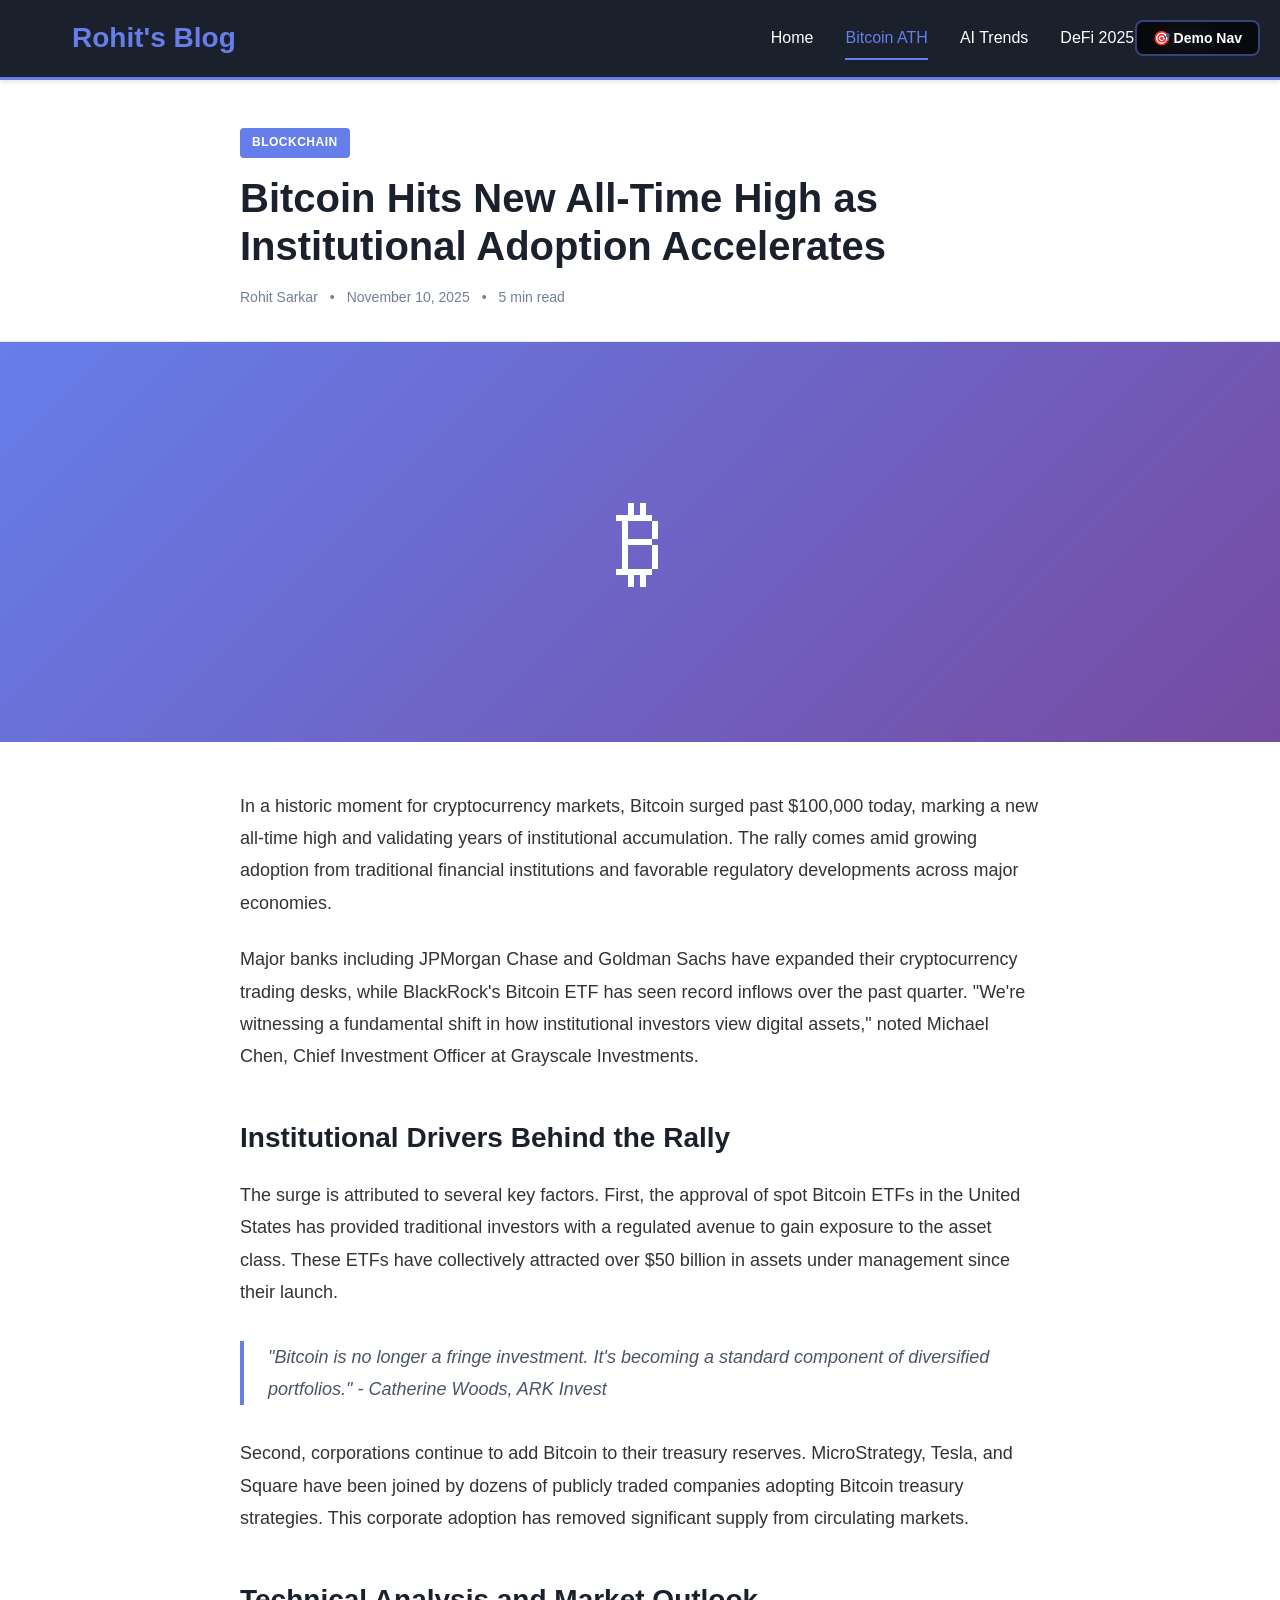
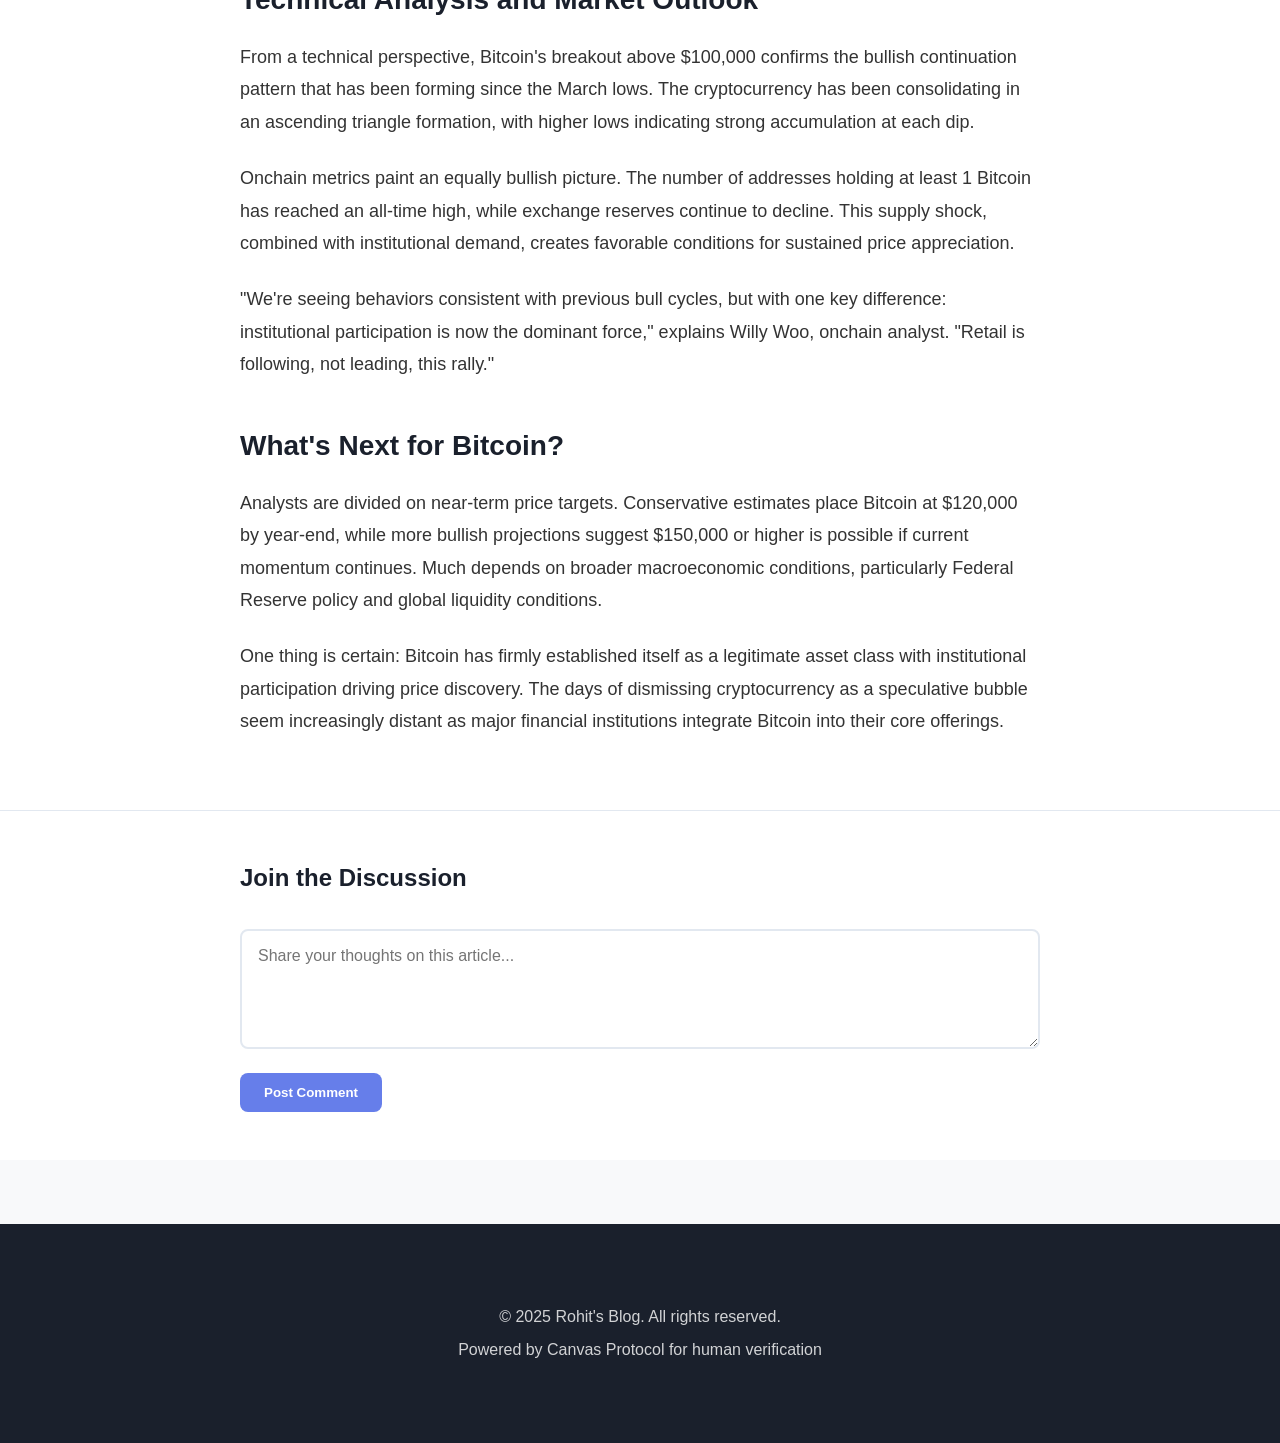
<file: article-bitcoin.html>
<!DOCTYPE html>
<html lang="en">
<head>
    <meta charset="UTF-8">
    <meta name="viewport" content="width=device-width, initial-scale=1.0">
    <title>Bitcoin Hits New All-Time High | Rohit's Blog</title>
    <link rel="stylesheet" href="styles.css">
</head>
<body>
    <!-- Demo Navigation -->
    <div class="demo-nav-container">
        <button class="demo-nav-button" onclick="toggleDemoNav()">
            🎯 Demo Nav
        </button>
        <div class="demo-nav-dropdown" id="demoNavDropdown">
            <div class="demo-nav-section">
                <div class="demo-nav-section-title">Publisher Site</div>
                <a href="index.html">Home</a>
                <a href="about.html">About</a>
                <a href="article-bitcoin.html">Bitcoin Article</a>
                <a href="article-ai.html">AI Article</a>
                <a href="article-defi.html">DeFi Article</a>
            </div>
            <div class="demo-nav-section">
                <div class="demo-nav-section-title">Publisher Tools</div>
                <a href="publisher-signup.html">Publisher Signup</a>
                <a href="publisher-dashboard.html">Publisher Dashboard</a>
            </div>
            <div class="demo-nav-section">
                <div class="demo-nav-section-title">Advertiser Tools</div>
                <a href="advertiser-signup.html">Advertiser Signup</a>
                <a href="advertiser-dashboard.html">Advertiser Dashboard</a>
            </div>
            <div class="demo-nav-section">
                <div class="demo-nav-section-title">Widget Demo</div>
                <a href="canvas-widget.html">CAPTCHA Widget</a>
            </div>
        </div>
    </div>

    <!-- Navigation -->
    <header class="header">
        <div class="nav-container">
            <div class="logo">Rohit's Blog</div>
            <nav class="nav-links">
                <a href="index.html">Home</a>
                <a href="article-bitcoin.html" class="active">Bitcoin ATH</a>
                <a href="article-ai.html">AI Trends</a>
                <a href="article-defi.html">DeFi 2025</a>
                <a href="about.html">About</a>
            </nav>
        </div>
    </header>

    <!-- Article Header -->
    <div class="article-header">
        <div class="article-header-content">
            <span class="category">BLOCKCHAIN</span>
            <h1 class="article-title">Bitcoin Hits New All-Time High as Institutional Adoption Accelerates</h1>
            <div class="article-meta">
                <span>Rohit Sarkar</span>
                <span>•</span>
                <span>November 10, 2025</span>
                <span>•</span>
                <span>5 min read</span>
            </div>
        </div>
    </div>

    <!-- Hero Image -->
    <div class="article-hero-image bitcoin-bg">₿</div>

    <!-- Article Body -->
    <article class="article-body">
        <div class="article-body-content">
            <p>
                In a historic moment for cryptocurrency markets, Bitcoin surged past $100,000 today, marking a new all-time high and validating years of institutional accumulation. The rally comes amid growing adoption from traditional financial institutions and favorable regulatory developments across major economies.
            </p>

            <p>
                Major banks including JPMorgan Chase and Goldman Sachs have expanded their cryptocurrency trading desks, while BlackRock's Bitcoin ETF has seen record inflows over the past quarter. "We're witnessing a fundamental shift in how institutional investors view digital assets," noted Michael Chen, Chief Investment Officer at Grayscale Investments.
            </p>

            <h2>Institutional Drivers Behind the Rally</h2>

            <p>
                The surge is attributed to several key factors. First, the approval of spot Bitcoin ETFs in the United States has provided traditional investors with a regulated avenue to gain exposure to the asset class. These ETFs have collectively attracted over $50 billion in assets under management since their launch.
            </p>

            <blockquote>
                "Bitcoin is no longer a fringe investment. It's becoming a standard component of diversified portfolios." - Catherine Woods, ARK Invest
            </blockquote>

            <p>
                Second, corporations continue to add Bitcoin to their treasury reserves. MicroStrategy, Tesla, and Square have been joined by dozens of publicly traded companies adopting Bitcoin treasury strategies. This corporate adoption has removed significant supply from circulating markets.
            </p>

            <h2>Technical Analysis and Market Outlook</h2>

            <p>
                From a technical perspective, Bitcoin's breakout above $100,000 confirms the bullish continuation pattern that has been forming since the March lows. The cryptocurrency has been consolidating in an ascending triangle formation, with higher lows indicating strong accumulation at each dip.
            </p>

            <p>
                Onchain metrics paint an equally bullish picture. The number of addresses holding at least 1 Bitcoin has reached an all-time high, while exchange reserves continue to decline. This supply shock, combined with institutional demand, creates favorable conditions for sustained price appreciation.
            </p>

            <p>
                "We're seeing behaviors consistent with previous bull cycles, but with one key difference: institutional participation is now the dominant force," explains Willy Woo, onchain analyst. "Retail is following, not leading, this rally."
            </p>

            <h2>What's Next for Bitcoin?</h2>

            <p>
                Analysts are divided on near-term price targets. Conservative estimates place Bitcoin at $120,000 by year-end, while more bullish projections suggest $150,000 or higher is possible if current momentum continues. Much depends on broader macroeconomic conditions, particularly Federal Reserve policy and global liquidity conditions.
            </p>

            <p>
                One thing is certain: Bitcoin has firmly established itself as a legitimate asset class with institutional participation driving price discovery. The days of dismissing cryptocurrency as a speculative bubble seem increasingly distant as major financial institutions integrate Bitcoin into their core offerings.
            </p>
        </div>
    </article>

    <!-- Comment Section -->
    <div class="comment-section">
        <div class="comment-section-content">
            <h3>Join the Discussion</h3>
            <form class="comment-form">
                <textarea placeholder="Share your thoughts on this article..."></textarea>
                <button type="submit" class="submit-comment-btn">Post Comment</button>
            </form>
        </div>
    </div>

    <!-- Footer -->
    <footer class="footer">
        <div class="container">
            <p>&copy; 2025 Rohit's Blog. All rights reserved.</p>
            <p>Powered by Canvas Protocol for human verification</p>
        </div>
    </footer>

    <script>
        console.log('[BLOG] Bitcoin article loaded');
        console.log('[SDK] Deep: Check localStorage for verification token');
        console.log('[SDK] User already verified, so no CAPTCHA shown on this page');

        function toggleDemoNav() {
            const dropdown = document.getElementById('demoNavDropdown');
            dropdown.classList.toggle('active');
        }

        // Close dropdown when clicking outside
        document.addEventListener('click', function(event) {
            const container = document.querySelector('.demo-nav-container');
            if (container && !container.contains(event.target)) {
                const dropdown = document.getElementById('demoNavDropdown');
                if (dropdown) {
                    dropdown.classList.remove('active');
                }
            }
        });
    </script>
</body>
</html>
</file>
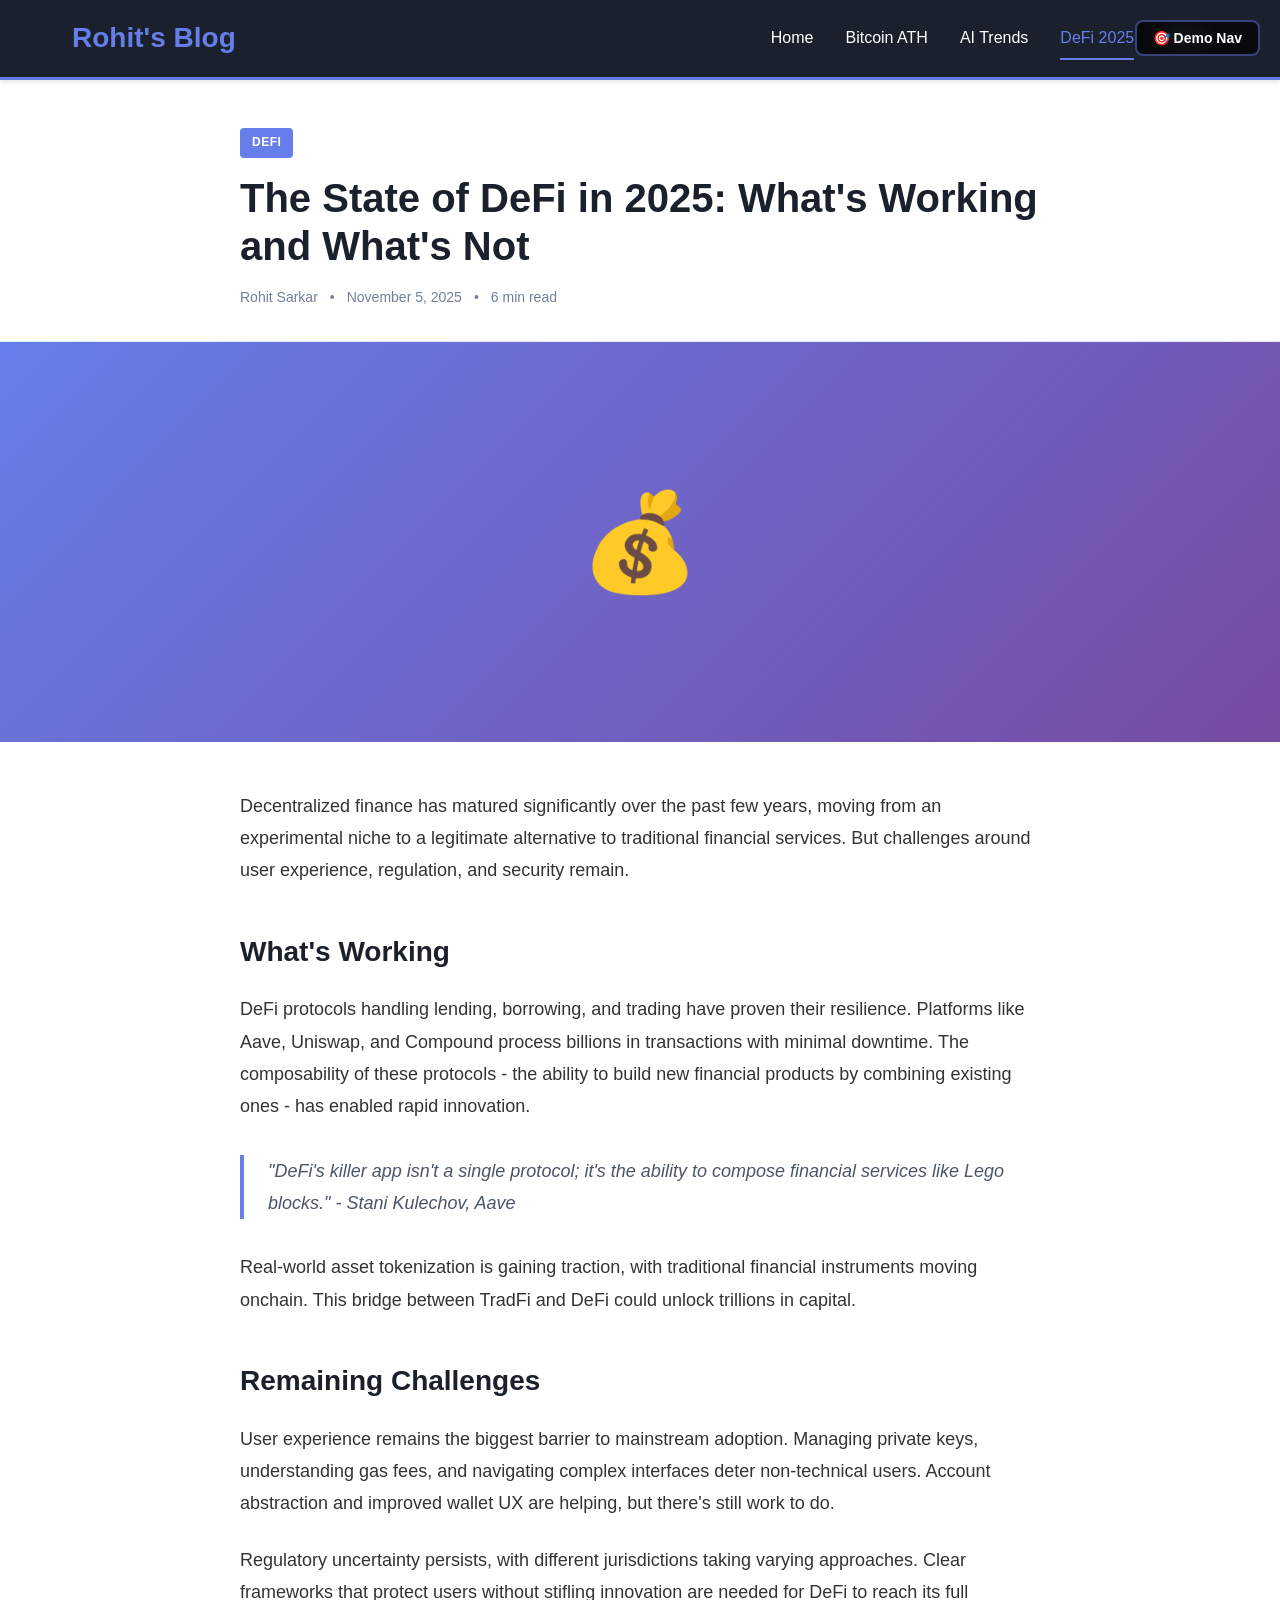
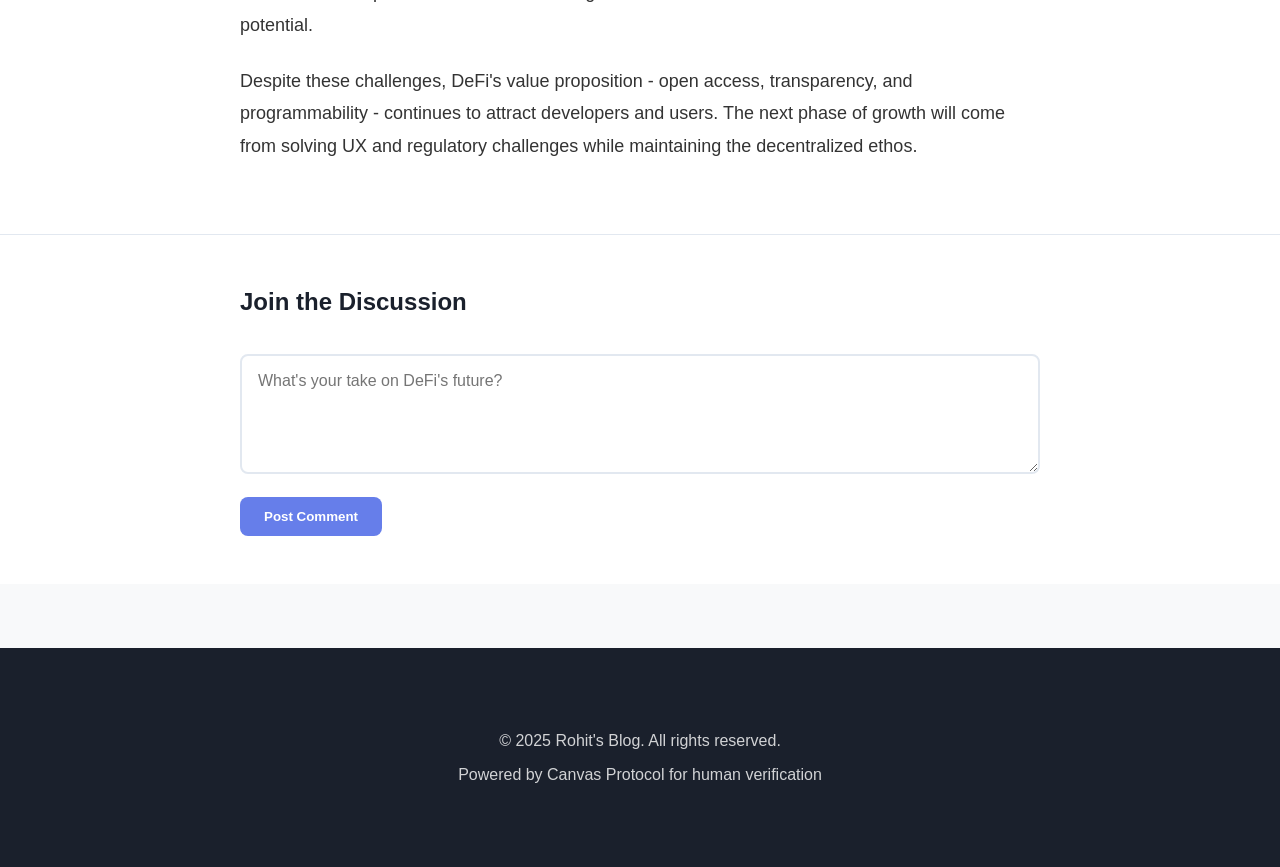
<file: article-defi.html>
<!DOCTYPE html>
<html lang="en">
<head>
    <meta charset="UTF-8">
    <meta charset="UTF-8">
    <meta name="viewport" content="width=device-width, initial-scale=1.0">
    <title>The State of DeFi in 2025 | Rohit's Blog</title>
    <link rel="stylesheet" href="styles.css">
</head>
<body>
    <!-- Demo Navigation -->
    <div class="demo-nav-container">
        <button class="demo-nav-button" onclick="toggleDemoNav()">
            🎯 Demo Nav
        </button>
        <div class="demo-nav-dropdown" id="demoNavDropdown">
            <div class="demo-nav-section">
                <div class="demo-nav-section-title">Publisher Site</div>
                <a href="index.html">Home</a>
                <a href="about.html">About</a>
                <a href="article-bitcoin.html">Bitcoin Article</a>
                <a href="article-ai.html">AI Article</a>
                <a href="article-defi.html">DeFi Article</a>
            </div>
            <div class="demo-nav-section">
                <div class="demo-nav-section-title">Publisher Tools</div>
                <a href="publisher-signup.html">Publisher Signup</a>
                <a href="publisher-dashboard.html">Publisher Dashboard</a>
            </div>
            <div class="demo-nav-section">
                <div class="demo-nav-section-title">Advertiser Tools</div>
                <a href="advertiser-signup.html">Advertiser Signup</a>
                <a href="advertiser-dashboard.html">Advertiser Dashboard</a>
            </div>
            <div class="demo-nav-section">
                <div class="demo-nav-section-title">Widget Demo</div>
                <a href="canvas-widget.html">CAPTCHA Widget</a>
            </div>
        </div>
    </div>

    <header class="header">
        <div class="nav-container">
            <div class="logo">Rohit's Blog</div>
            <nav class="nav-links">
                <a href="index.html">Home</a>
                <a href="article-bitcoin.html">Bitcoin ATH</a>
                <a href="article-ai.html">AI Trends</a>
                <a href="article-defi.html" class="active">DeFi 2025</a>
                <a href="about.html">About</a>
            </nav>
        </div>
    </header>

    <div class="article-header">
        <div class="article-header-content">
            <span class="category">DEFI</span>
            <h1 class="article-title">The State of DeFi in 2025: What's Working and What's Not</h1>
            <div class="article-meta">
                <span>Rohit Sarkar</span>
                <span>•</span>
                <span>November 5, 2025</span>
                <span>•</span>
                <span>6 min read</span>
            </div>
        </div>
    </div>

    <div class="article-hero-image defi-bg">💰</div>

    <article class="article-body">
        <div class="article-body-content">
            <p>
                Decentralized finance has matured significantly over the past few years, moving from an experimental niche to a legitimate alternative to traditional financial services. But challenges around user experience, regulation, and security remain.
            </p>

            <h2>What's Working</h2>

            <p>
                DeFi protocols handling lending, borrowing, and trading have proven their resilience. Platforms like Aave, Uniswap, and Compound process billions in transactions with minimal downtime. The composability of these protocols - the ability to build new financial products by combining existing ones - has enabled rapid innovation.
            </p>

            <blockquote>
                "DeFi's killer app isn't a single protocol; it's the ability to compose financial services like Lego blocks." - Stani Kulechov, Aave
            </blockquote>

            <p>
                Real-world asset tokenization is gaining traction, with traditional financial instruments moving onchain. This bridge between TradFi and DeFi could unlock trillions in capital.
            </p>

            <h2>Remaining Challenges</h2>

            <p>
                User experience remains the biggest barrier to mainstream adoption. Managing private keys, understanding gas fees, and navigating complex interfaces deter non-technical users. Account abstraction and improved wallet UX are helping, but there's still work to do.
            </p>

            <p>
                Regulatory uncertainty persists, with different jurisdictions taking varying approaches. Clear frameworks that protect users without stifling innovation are needed for DeFi to reach its full potential.
            </p>

            <p>
                Despite these challenges, DeFi's value proposition - open access, transparency, and programmability - continues to attract developers and users. The next phase of growth will come from solving UX and regulatory challenges while maintaining the decentralized ethos.
            </p>
        </div>
    </article>

    <div class="comment-section">
        <div class="comment-section-content">
            <h3>Join the Discussion</h3>
            <form class="comment-form">
                <textarea placeholder="What's your take on DeFi's future?"></textarea>
                <button type="submit" class="submit-comment-btn">Post Comment</button>
            </form>
        </div>
    </div>

    <footer class="footer">
        <div class="container">
            <p>&copy; 2025 Rohit's Blog. All rights reserved.</p>
            <p>Powered by Canvas Protocol for human verification</p>
        </div>
    </footer>

    <script>
        function toggleDemoNav() {
            const dropdown = document.getElementById('demoNavDropdown');
            dropdown.classList.toggle('active');
        }

        // Close dropdown when clicking outside
        document.addEventListener('click', function(event) {
            const container = document.querySelector('.demo-nav-container');
            if (container && !container.contains(event.target)) {
                const dropdown = document.getElementById('demoNavDropdown');
                if (dropdown) {
                    dropdown.classList.remove('active');
                }
            }
        });
    </script>
</body>
</html>
</file>
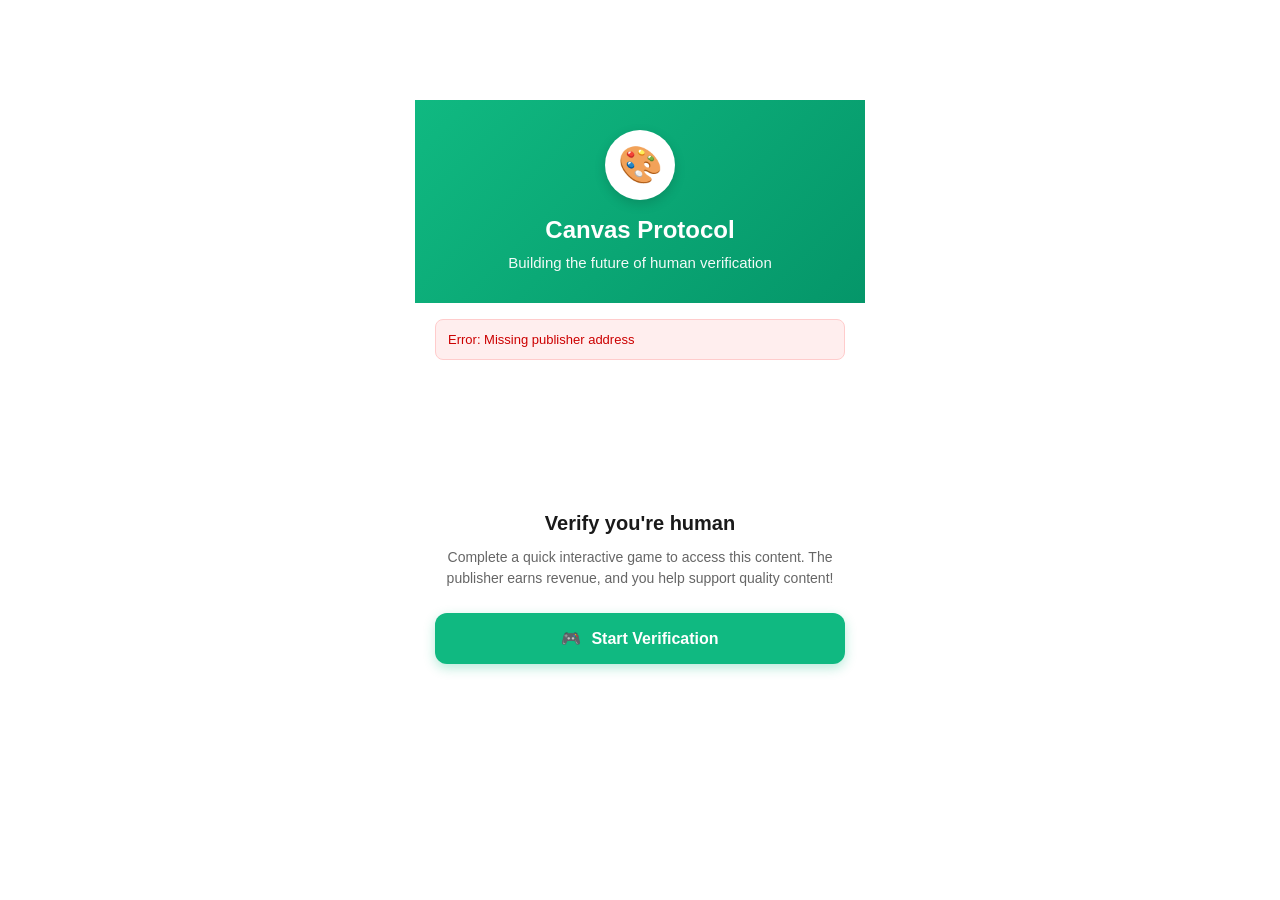
<file: canvas-widget.html>
<!DOCTYPE html>
<html lang="en">
<head>
    <meta charset="UTF-8">
    <meta name="viewport" content="width=device-width, initial-scale=1.0, maximum-scale=1.0, user-scalable=no">
    <title>Canvas CAPTCHA Verification</title>
    <style>
        * {
            margin: 0;
            padding: 0;
            box-sizing: border-box;
            -webkit-tap-highlight-color: transparent;
        }
        
        body {
            font-family: -apple-system, BlinkMacSystemFont, 'Segoe UI', sans-serif;
            background: #ffffff;
            height: 100vh;
            overflow: hidden;
            display: flex;
            align-items: center;
            justify-content: center;
        }

        .widget-container {
            width: 100%;
            max-width: 450px;
            height: 100vh;
            max-height: 700px;
            background: white;
            display: flex;
            flex-direction: column;
            position: relative;
            overflow: hidden;
        }

        .ad-section {
            background: linear-gradient(135deg, #10b981 0%, #059669 100%);
            padding: 30px 20px;
            text-align: center;
            color: white;
            flex-shrink: 0;
        }

        .brand-logo {
            width: 70px;
            height: 70px;
            background: white;
            border-radius: 50%;
            margin: 0 auto 16px;
            display: flex;
            align-items: center;
            justify-content: center;
            font-size: 36px;
            box-shadow: 0 4px 12px rgba(0,0,0,0.15);
        }

        .ad-section h2 {
            font-size: 24px;
            margin-bottom: 8px;
            font-weight: 700;
        }

        .ad-section p {
            font-size: 15px;
            opacity: 0.95;
            line-height: 1.4;
        }

        .content-section {
            flex: 1;
            display: flex;
            flex-direction: column;
            overflow: hidden;
        }

        .initial-state {
            padding: 30px 20px;
            text-align: center;
            display: flex;
            flex-direction: column;
            justify-content: center;
            flex: 1;
        }

        .initial-state h3 {
            font-size: 20px;
            color: #1a1a1a;
            margin-bottom: 12px;
        }

        .initial-state p {
            color: #666;
            font-size: 14px;
            margin-bottom: 24px;
            line-height: 1.5;
        }

        .verify-btn {
            width: 100%;
            background: #10b981;
            color: white;
            border: none;
            padding: 16px;
            font-size: 16px;
            font-weight: 600;
            border-radius: 12px;
            cursor: pointer;
            transition: all 0.2s;
            display: flex;
            align-items: center;
            justify-content: center;
            gap: 10px;
            box-shadow: 0 4px 12px rgba(16,185,129,0.3);
        }

        .verify-btn:active {
            transform: scale(0.98);
        }

        .verify-btn:disabled {
            background: #ccc;
            cursor: not-allowed;
            box-shadow: none;
        }

        .game-section {
            display: none;
            flex-direction: column;
            flex: 1;
            padding: 20px;
        }

        .game-section.active {
            display: flex;
        }

        .game-header {
            text-align: center;
            margin-bottom: 16px;
        }

        .game-header h3 {
            font-size: 18px;
            color: #1a1a1a;
            margin-bottom: 8px;
        }

        .game-header p {
            font-size: 13px;
            color: #666;
        }

        .timer {
            display: flex;
            align-items: center;
            justify-content: center;
            gap: 8px;
            padding: 12px;
            background: #f8f9fa;
            border-radius: 10px;
            margin-bottom: 16px;
            font-weight: 600;
            color: #1a1a1a;
        }

        .game-canvas {
            flex: 1;
            background: #f8f9fa;
            border-radius: 12px;
            display: flex;
            align-items: center;
            justify-content: center;
            position: relative;
            min-height: 300px;
        }

        .crypto-vault-game {
            width: 100%;
            height: 100%;
            display: grid;
            grid-template-columns: repeat(4, 1fr);
            gap: 12px;
            padding: 20px;
        }

        .vault-item {
            background: white;
            border: 3px solid #e0e0e0;
            border-radius: 12px;
            display: flex;
            flex-direction: column;
            align-items: center;
            justify-content: center;
            cursor: pointer;
            transition: all 0.2s;
            padding: 10px;
            user-select: none;
        }

        .vault-item:hover {
            border-color: #10b981;
            transform: translateY(-2px);
        }

        .vault-item.collected {
            background: #10b981;
            border-color: #10b981;
            transform: scale(0.9);
            opacity: 0.5;
            pointer-events: none;
        }

        .vault-item-icon {
            font-size: 32px;
            margin-bottom: 6px;
        }

        .vault-item-name {
            font-size: 11px;
            font-weight: 600;
            color: #1a1a1a;
            text-align: center;
        }

        .success-state {
            display: none;
            flex-direction: column;
            align-items: center;
            justify-content: center;
            padding: 40px 20px;
            text-align: center;
            flex: 1;
        }

        .success-state.active {
            display: flex;
        }

        .success-icon {
            font-size: 80px;
            margin-bottom: 24px;
            animation: bounceIn 0.6s ease-out;
        }

        @keyframes bounceIn {
            0% { transform: scale(0); opacity: 0; }
            50% { transform: scale(1.1); }
            100% { transform: scale(1); opacity: 1; }
        }

        .success-state h3 {
            font-size: 24px;
            color: #1a1a1a;
            margin-bottom: 12px;
        }

        .success-state p {
            color: #666;
            font-size: 14px;
            margin-bottom: 8px;
            line-height: 1.5;
        }

        .reward-amount {
            background: #f0fff4;
            color: #10b981;
            padding: 12px 24px;
            border-radius: 8px;
            font-weight: 700;
            font-size: 18px;
            margin-top: 16px;
        }

        .error-message {
            background: #fee;
            border: 1px solid #fcc;
            color: #c00;
            padding: 12px;
            border-radius: 8px;
            margin: 16px 20px;
            font-size: 13px;
            display: none;
        }

        .loading-spinner {
            border: 3px solid #f3f3f3;
            border-top: 3px solid #10b981;
            border-radius: 50%;
            width: 40px;
            height: 40px;
            animation: spin 1s linear infinite;
            margin: 20px auto;
        }

        @keyframes spin {
            0% { transform: rotate(0deg); }
            100% { transform: rotate(360deg); }
        }
    </style>
</head>
<body>
    <div class="widget-container">
        <!-- Ad Section -->
        <div class="ad-section" id="adSection">
            <div class="brand-logo" id="brandLogo">🎨</div>
            <h2 id="brandName">Canvas Protocol</h2>
            <p id="brandTagline">Building the future of human verification</p>
        </div>

        <!-- Content Section -->
        <div class="content-section">
            <!-- Error Message -->
            <div class="error-message" id="errorMessage"></div>

            <!-- Initial State -->
            <div class="initial-state" id="initialState">
                <h3>Verify you're human</h3>
                <p>Complete a quick interactive game to access this content. The publisher earns revenue, and you help support quality content!</p>
                <button class="verify-btn" id="startBtn">
                    <span>🎮</span>
                    <span>Start Verification</span>
                </button>
            </div>

            <!-- Game Section -->
            <div class="game-section" id="gameSection">
                <div class="game-header">
                    <h3>Collect all Bitcoin!</h3>
                    <p>Tap the Bitcoin symbols as fast as you can</p>
                </div>

                <div class="timer" id="timer">
                    <span>⏱️</span>
                    <span id="timeDisplay">5.0s</span>
                </div>

                <div class="game-canvas">
                    <div class="crypto-vault-game" id="gameGrid"></div>
                </div>
            </div>

            <!-- Success State -->
            <div class="success-state" id="successState">
                <div class="success-icon">✅</div>
                <h3>Verification Complete!</h3>
                <p>You've successfully verified you're human.</p>
                <p>The publisher has earned revenue for this verification.</p>
                <div class="reward-amount" id="rewardAmount">Processing...</div>
                <div class="loading-spinner" id="processingSpinner" style="display: none;"></div>
            </div>
        </div>
    </div>

    <script>
        // API Configuration - Live Backend
        const API_BASE_URL = 'https://canvas-api.duckdns.org';
        
        // Get parameters from URL
        const urlParams = new URLSearchParams(window.location.search);
        const PUBLISHER_ADDRESS = urlParams.get('publisherAddress');
        const CAMPAIGN_ID = urlParams.get('campaignId');

        // State
        let captchaId = null;
        let campaignData = null;
        let startTime = null;
        let gameTime = 5.0;
        let timerInterval = null;
        let sessionId = null;

        // Game state
        const bitcoinItems = [
            { emoji: '₿', name: 'Bitcoin' },
            { emoji: '₿', name: 'Bitcoin' },
            { emoji: '₿', name: 'Bitcoin' },
            { emoji: '₿', name: 'Bitcoin' }
        ];

        const distractorItems = [
            { emoji: '💰', name: 'Gold' },
            { emoji: '💎', name: 'Diamond' },
            { emoji: '🪙', name: 'Coin' },
            { emoji: '💵', name: 'Dollar' },
            { emoji: '🏆', name: 'Trophy' },
            { emoji: '⭐', name: 'Star' }
        ];

        let collectedCount = 0;

        // Initialize
        async function init() {
            console.log('[Canvas Widget] Initializing...');
            console.log('[Canvas Widget] Publisher:', PUBLISHER_ADDRESS);
            console.log('[Canvas Widget] Campaign:', CAMPAIGN_ID);

            if (!PUBLISHER_ADDRESS) {
                showError('Missing publisher address');
                return;
            }

            // Fetch campaign details if provided
            if (CAMPAIGN_ID) {
                await fetchCampaignDetails();
            }

            // Setup event listeners
            document.getElementById('startBtn').addEventListener('click', startVerification);
        }

        async function fetchCampaignDetails() {
            try {
                const response = await fetch(`${API_BASE_URL}/campaigns/${CAMPAIGN_ID}`);
                const data = await response.json();

                if (data.success) {
                    campaignData = data.campaign;
                    console.log('[Canvas Widget] Campaign loaded:', campaignData);
                    
                    // Update ad section with campaign details
                    // Note: In production, you'd fetch advertiser branding
                    document.getElementById('brandName').textContent = campaignData.name;
                } else {
                    throw new Error('Failed to load campaign');
                }
            } catch (error) {
                console.error('[Canvas Widget] Error fetching campaign:', error);
                // Continue with default branding
            }
        }

        async function startVerification() {
            console.log('[Canvas Widget] Starting verification...');
            
            const startBtn = document.getElementById('startBtn');
            startBtn.disabled = true;
            startBtn.innerHTML = '<div class="loading-spinner"></div><span>Starting...</span>';

            try {
                // Generate session ID once and store it
                sessionId = generateSessionId();
                
                // Call API to start captcha
                const response = await fetch(`${API_BASE_URL}/captcha/start`, {
                    method: 'POST',
                    headers: {
                        'Content-Type': 'application/json',
                    },
                    body: JSON.stringify({
                        campaignId: CAMPAIGN_ID,
                        publisherAddress: PUBLISHER_ADDRESS,
                        sessionId: sessionId,
                        userIpHash: null // Optional: Could add IP hashing on backend
                    })
                });

                const data = await response.json();
                console.log('[Canvas Widget] Start captcha response:', data);

                if (!response.ok || !data.success) {
                    throw new Error(data.error || 'Failed to start verification');
                }

                captchaId = data.captcha.id;
                console.log('[Canvas Widget] Captcha ID:', captchaId);

                // Start the game
                startGame();

            } catch (error) {
                console.error('[Canvas Widget] Error starting verification:', error);
                showError(error.message);
                startBtn.disabled = false;
                startBtn.innerHTML = '<span>🎮</span><span>Start Verification</span>';
            }
        }

        function startGame() {
            // Hide initial state, show game
            document.getElementById('initialState').style.display = 'none';
            document.getElementById('gameSection').classList.add('active');

            // Initialize game
            setupGameGrid();
            startTimer();
            startTime = Date.now();
        }

        function setupGameGrid() {
            const grid = document.getElementById('gameGrid');
            grid.innerHTML = '';

            // Combine bitcoin and distractor items
            const allItems = [
                ...bitcoinItems,
                ...shuffleArray(distractorItems).slice(0, 8)
            ];

            // Shuffle and render
            shuffleArray(allItems).forEach((item, index) => {
                const itemEl = document.createElement('div');
                itemEl.className = 'vault-item';
                itemEl.dataset.index = index;
                itemEl.dataset.isBitcoin = item.emoji === '₿';

                itemEl.innerHTML = `
                    <div class="vault-item-icon">${item.emoji}</div>
                    <div class="vault-item-name">${item.name}</div>
                `;

                itemEl.addEventListener('click', () => handleItemClick(itemEl, item));
                grid.appendChild(itemEl);
            });
        }

        function handleItemClick(element, item) {
            if (element.classList.contains('collected')) return;

            if (item.emoji === '₿') {
                // Correct item
                element.classList.add('collected');
                collectedCount++;

                console.log(`[Canvas Widget] Collected ${collectedCount}/${bitcoinItems.length}`);

                if (collectedCount === bitcoinItems.length) {
                    // Game complete!
                    completeVerification();
                }
            } else {
                // Wrong item - could add penalty or feedback
                element.style.animation = 'shake 0.5s';
                setTimeout(() => {
                    element.style.animation = '';
                }, 500);
            }
        }

        function startTimer() {
            const timeDisplay = document.getElementById('timeDisplay');
            
            timerInterval = setInterval(() => {
                const elapsed = (Date.now() - startTime) / 1000;
                const remaining = Math.max(0, gameTime - elapsed);
                timeDisplay.textContent = `${remaining.toFixed(1)}s`;

                if (remaining <= 0 && collectedCount < bitcoinItems.length) {
                    // Time's up but not completed - could handle timeout
                    clearInterval(timerInterval);
                }
            }, 100);
        }

        async function completeVerification() {
            clearInterval(timerInterval);
            
            const completionTime = ((Date.now() - startTime) / 1000).toFixed(2);
            console.log(`[Canvas Widget] Game completed in ${completionTime}s`);

            // Show success state
            document.getElementById('gameSection').classList.remove('active');
            document.getElementById('successState').classList.add('active');
            document.getElementById('processingSpinner').style.display = 'block';

            try {
                // Call API to complete captcha
                const response = await fetch(`${API_BASE_URL}/captcha/${captchaId}/complete`, {
                    method: 'POST',
                    headers: {
                        'Content-Type': 'application/json',
                    },
                    body: JSON.stringify({
                        sessionId: sessionId
                    })
                });

                const data = await response.json();
                console.log('[Canvas Widget] Complete captcha response:', data);

                if (!response.ok || !data.success) {
                    throw new Error(data.error || 'Failed to complete verification');
                }

                // Show reward amount
                const paymentWei = data.paymentAmountWei || data.captcha.payment_amount_wei;
                const paymentEth = (parseFloat(paymentWei) / 1e18).toFixed(6);
                
                document.getElementById('processingSpinner').style.display = 'none';
                document.getElementById('rewardAmount').textContent = 
                    `Publisher earned ${paymentEth} ETH`;

                // Notify parent window that verification is complete
                window.parent.postMessage({
                    type: 'CAPTCHA_COMPLETE',
                    captchaId: captchaId,
                    completionTime: completionTime,
                    paymentWei: paymentWei
                }, '*');

                console.log('[Canvas Widget] ✅ Verification complete!');

            } catch (error) {
                console.error('[Canvas Widget] Error completing verification:', error);
                document.getElementById('processingSpinner').style.display = 'none';
                document.getElementById('rewardAmount').textContent = 'Error processing payment';
                document.getElementById('rewardAmount').style.background = '#fee';
                document.getElementById('rewardAmount').style.color = '#c00';
            }
        }

        function shuffleArray(array) {
            const shuffled = [...array];
            for (let i = shuffled.length - 1; i > 0; i--) {
                const j = Math.floor(Math.random() * (i + 1));
                [shuffled[i], shuffled[j]] = [shuffled[j], shuffled[i]];
            }
            return shuffled;
        }

        function generateSessionId() {
            return `session_${Date.now()}_${Math.random().toString(36).substr(2, 9)}`;
        }

        function showError(message) {
            const errorEl = document.getElementById('errorMessage');
            errorEl.textContent = `Error: ${message}`;
            errorEl.style.display = 'block';
        }

        // Initialize on load
        init();
    </script>
</body>
</html>
</file>
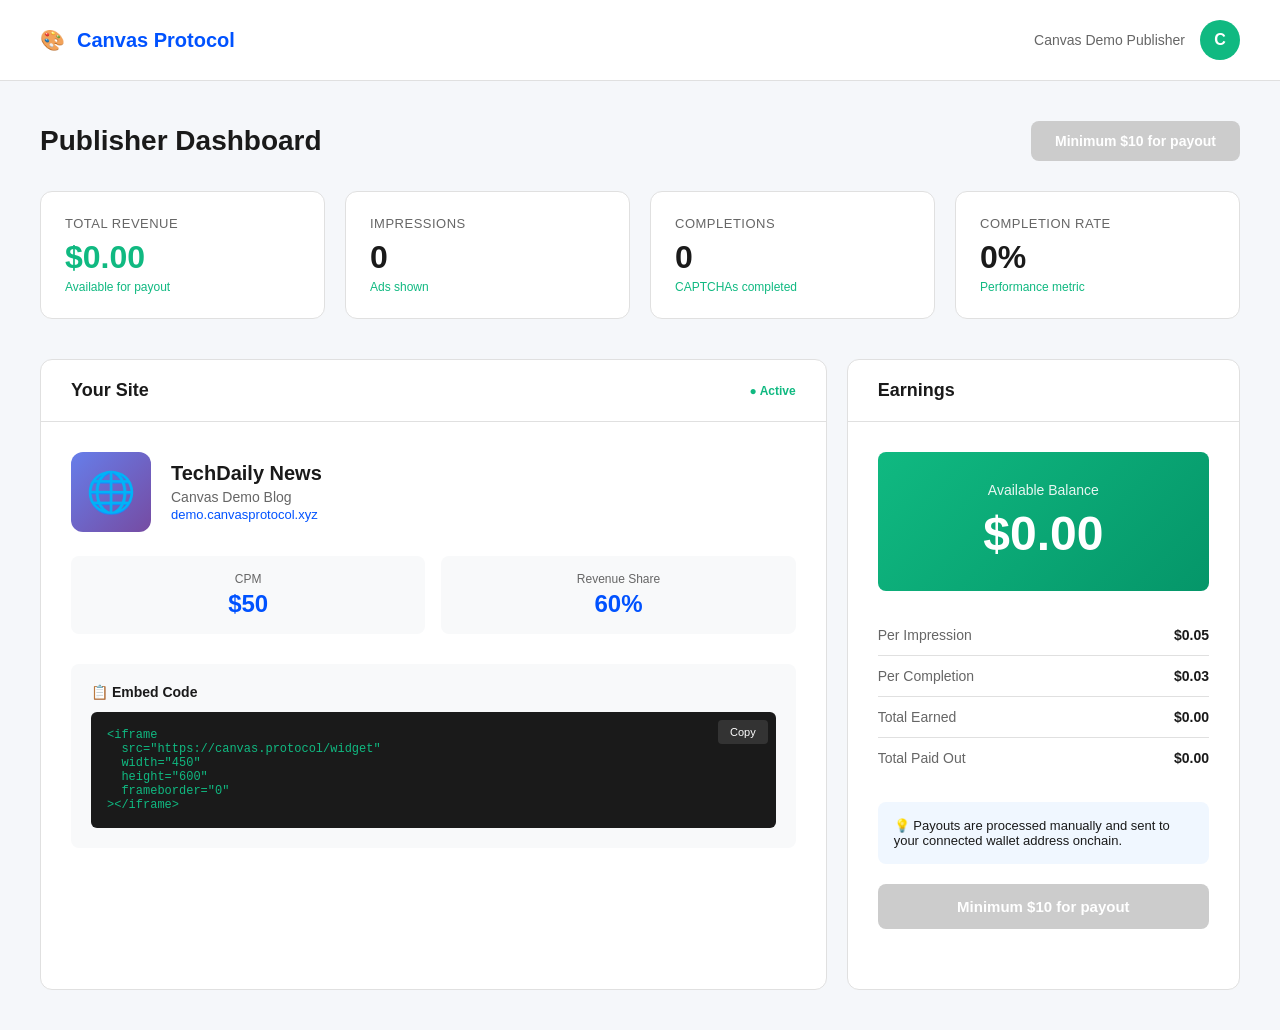
<file: publisher-dashboard (2).html>
<!DOCTYPE html>
<html lang="en">
<head>
    <meta charset="UTF-8">
    <meta name="viewport" content="width=device-width, initial-scale=1.0">
    <title>Canvas Protocol - Publisher Dashboard</title>
    <style>
        * {
            margin: 0;
            padding: 0;
            box-sizing: border-box;
        }
        
        body {
            font-family: -apple-system, BlinkMacSystemFont, 'Segoe UI', sans-serif;
            background: #f5f7fa;
            color: #1a1a1a;
        }

        .header {
            background: white;
            border-bottom: 1px solid #e0e0e0;
            padding: 20px 40px;
            display: flex;
            justify-content: space-between;
            align-items: center;
        }

        .logo {
            display: flex;
            align-items: center;
            gap: 12px;
            font-size: 20px;
            font-weight: 700;
            color: #0052FF;
        }

        .user-info {
            display: flex;
            align-items: center;
            gap: 15px;
        }

        .user-avatar {
            width: 40px;
            height: 40px;
            background: #10b981;
            color: white;
            border-radius: 50%;
            display: flex;
            align-items: center;
            justify-content: center;
            font-weight: 600;
        }

        .container {
            max-width: 1400px;
            margin: 0 auto;
            padding: 40px;
        }

        .page-header {
            display: flex;
            justify-content: space-between;
            align-items: center;
            margin-bottom: 30px;
        }

        .page-header h1 {
            font-size: 28px;
            color: #1a1a1a;
        }

        .payout-btn {
            background: #10b981;
            color: white;
            border: none;
            padding: 12px 24px;
            font-size: 14px;
            font-weight: 600;
            border-radius: 8px;
            cursor: pointer;
            transition: all 0.2s;
            display: flex;
            align-items: center;
            gap: 8px;
        }

        .payout-btn:hover {
            background: #059669;
            transform: translateY(-1px);
            box-shadow: 0 4px 12px rgba(16,185,129,0.3);
        }

        .payout-btn:disabled {
            background: #ccc;
            cursor: not-allowed;
            transform: none;
        }

        .stats-grid {
            display: grid;
            grid-template-columns: repeat(4, 1fr);
            gap: 20px;
            margin-bottom: 40px;
        }

        .stat-card {
            background: white;
            padding: 24px;
            border-radius: 12px;
            border: 1px solid #e0e0e0;
        }

        .stat-label {
            font-size: 13px;
            color: #666;
            margin-bottom: 8px;
            text-transform: uppercase;
            letter-spacing: 0.5px;
        }

        .stat-value {
            font-size: 32px;
            font-weight: 700;
            color: #1a1a1a;
        }

        .stat-value.revenue {
            color: #10b981;
        }

        .stat-change {
            font-size: 12px;
            color: #10b981;
            margin-top: 4px;
        }

        .content-grid {
            display: grid;
            grid-template-columns: 2fr 1fr;
            gap: 20px;
        }

        .site-card {
            background: white;
            border-radius: 12px;
            border: 1px solid #e0e0e0;
            overflow: hidden;
        }

        .section-header {
            padding: 20px 30px;
            border-bottom: 1px solid #e0e0e0;
            display: flex;
            justify-content: space-between;
            align-items: center;
        }

        .section-header h2 {
            font-size: 18px;
            color: #1a1a1a;
        }

        .site-info {
            padding: 30px;
        }

        .site-preview {
            display: flex;
            align-items: center;
            gap: 20px;
            margin-bottom: 24px;
        }

        .site-icon {
            width: 80px;
            height: 80px;
            background: linear-gradient(135deg, #667eea 0%, #764ba2 100%);
            border-radius: 12px;
            display: flex;
            align-items: center;
            justify-content: center;
            font-size: 40px;
        }

        .site-details h3 {
            font-size: 20px;
            color: #1a1a1a;
            margin-bottom: 4px;
        }

        .site-details p {
            font-size: 14px;
            color: #666;
        }

        .site-url {
            color: #0052FF;
            text-decoration: none;
            font-size: 13px;
        }

        .site-url:hover {
            text-decoration: underline;
        }

        .site-stats {
            display: grid;
            grid-template-columns: repeat(2, 1fr);
            gap: 16px;
            margin-top: 24px;
        }

        .mini-stat {
            background: #f8f9fa;
            padding: 16px;
            border-radius: 8px;
            text-align: center;
        }

        .mini-stat-label {
            font-size: 12px;
            color: #666;
            margin-bottom: 4px;
        }

        .mini-stat-value {
            font-size: 24px;
            font-weight: 700;
            color: #0052FF;
        }

        .embed-section {
            margin-top: 30px;
            padding: 20px;
            background: #f8f9fa;
            border-radius: 8px;
        }

        .embed-section h4 {
            font-size: 14px;
            color: #1a1a1a;
            margin-bottom: 12px;
        }

        .code-block {
            background: #1a1a1a;
            color: #10b981;
            padding: 16px;
            border-radius: 6px;
            font-family: 'Monaco', 'Courier New', monospace;
            font-size: 12px;
            overflow-x: auto;
            position: relative;
        }

        .copy-btn {
            position: absolute;
            top: 8px;
            right: 8px;
            background: #333;
            color: white;
            border: none;
            padding: 6px 12px;
            border-radius: 4px;
            font-size: 11px;
            cursor: pointer;
        }

        .copy-btn:hover {
            background: #444;
        }

        .earnings-card {
            background: white;
            border-radius: 12px;
            border: 1px solid #e0e0e0;
            overflow: hidden;
        }

        .earnings-content {
            padding: 30px;
        }

        .earnings-total {
            text-align: center;
            padding: 30px;
            background: linear-gradient(135deg, #10b981 0%, #059669 100%);
            color: white;
            margin-bottom: 24px;
            border-radius: 8px;
        }

        .earnings-label {
            font-size: 14px;
            opacity: 0.9;
            margin-bottom: 8px;
        }

        .earnings-value {
            font-size: 48px;
            font-weight: 700;
        }

        .earnings-breakdown {
            margin-bottom: 24px;
        }

        .breakdown-item {
            display: flex;
            justify-content: space-between;
            padding: 12px 0;
            border-bottom: 1px solid #e0e0e0;
        }

        .breakdown-item:last-child {
            border-bottom: none;
        }

        .breakdown-label {
            font-size: 14px;
            color: #666;
        }

        .breakdown-value {
            font-size: 14px;
            font-weight: 600;
            color: #1a1a1a;
        }

        .payout-info {
            background: #f0f7ff;
            padding: 16px;
            border-radius: 8px;
            margin-bottom: 20px;
            font-size: 13px;
            color: #1a1a1a;
        }

        .payout-full-btn {
            width: 100%;
            background: #10b981;
            color: white;
            border: none;
            padding: 14px;
            font-size: 15px;
            font-weight: 600;
            border-radius: 8px;
            cursor: pointer;
            transition: all 0.2s;
        }

        .payout-full-btn:hover {
            background: #059669;
        }

        .payout-full-btn:disabled {
            background: #ccc;
            cursor: not-allowed;
        }

        .transaction-list {
            margin-top: 30px;
        }

        .transaction-item {
            display: flex;
            justify-content: space-between;
            align-items: center;
            padding: 12px;
            background: #f8f9fa;
            border-radius: 6px;
            margin-bottom: 8px;
            font-size: 13px;
        }

        .transaction-date {
            color: #666;
        }

        .transaction-amount {
            color: #10b981;
            font-weight: 600;
        }

        .modal {
            display: none;
            position: fixed;
            top: 0;
            left: 0;
            width: 100%;
            height: 100%;
            background: rgba(0, 0, 0, 0.5);
            z-index: 1000;
            align-items: center;
            justify-content: center;
        }

        .modal.active {
            display: flex;
        }

        .modal-content {
            background: white;
            border-radius: 16px;
            width: 90%;
            max-width: 500px;
            padding: 40px;
            text-align: center;
        }

        .success-icon {
            font-size: 64px;
            margin-bottom: 20px;
        }

        .modal-content h2 {
            font-size: 24px;
            margin-bottom: 12px;
            color: #1a1a1a;
        }

        .modal-content p {
            color: #666;
            margin-bottom: 24px;
        }

        .modal-btn {
            background: #0052FF;
            color: white;
            border: none;
            padding: 12px 32px;
            font-size: 14px;
            font-weight: 600;
            border-radius: 8px;
            cursor: pointer;
        }

        @media (max-width: 1024px) {
            .content-grid {
                grid-template-columns: 1fr;
            }

            .stats-grid {
                grid-template-columns: repeat(2, 1fr);
            }
        }
    </style>
</head>
<body>
    <div class="header">
        <div class="logo">
            <span>🎨</span>
            <span>Canvas Protocol</span>
        </div>
        <div class="user-info">
            <span style="color: #666; font-size: 14px;">Canvas Demo Publisher</span>
            <div class="user-avatar">C</div>
        </div>
    </div>

    <div class="container">
        <div class="page-header">
            <h1>Publisher Dashboard</h1>
            <button class="payout-btn" onclick="requestPayout()" id="headerPayoutBtn">
                <span>💰</span>
                <span>Request Payout</span>
            </button>
        </div>

        <div class="stats-grid">
            <div class="stat-card">
                <div class="stat-label">Total Revenue</div>
                <div class="stat-value revenue" id="totalRevenue">$0.00</div>
                <div class="stat-change">Available for payout</div>
            </div>
            <div class="stat-card">
                <div class="stat-label">Impressions</div>
                <div class="stat-value" id="totalImpressions">0</div>
                <div class="stat-change">Ads shown</div>
            </div>
            <div class="stat-card">
                <div class="stat-label">Completions</div>
                <div class="stat-value" id="totalCompletions">0</div>
                <div class="stat-change">CAPTCHAs completed</div>
            </div>
            <div class="stat-card">
                <div class="stat-label">Completion Rate</div>
                <div class="stat-value" id="completionRate">0%</div>
                <div class="stat-change">Performance metric</div>
            </div>
        </div>

        <div class="content-grid">
            <div class="site-card">
                <div class="section-header">
                    <h2>Your Site</h2>
                    <span style="font-size: 12px; color: #10b981; font-weight: 600;">● Active</span>
                </div>
                <div class="site-info">
                    <div class="site-preview">
                        <div class="site-icon">🌐</div>
                        <div class="site-details">
                            <h3>TechDaily News</h3>
                            <p>Canvas Demo Blog</p>
                            <a href="#" class="site-url">demo.canvasprotocol.xyz</a>
                        </div>
                    </div>

                    <div class="site-stats">
                        <div class="mini-stat">
                            <div class="mini-stat-label">CPM</div>
                            <div class="mini-stat-value">$50</div>
                        </div>
                        <div class="mini-stat">
                            <div class="mini-stat-label">Revenue Share</div>
                            <div class="mini-stat-value">60%</div>
                        </div>
                    </div>

                    <div class="embed-section">
                        <h4>📋 Embed Code</h4>
                        <div class="code-block">
                            <button class="copy-btn" onclick="copyEmbedCode()">Copy</button>
                            <pre>&lt;iframe 
  src="https://canvas.protocol/widget"
  width="450"
  height="600"
  frameborder="0"
&gt;&lt;/iframe&gt;</pre>
                        </div>
                    </div>
                </div>
            </div>

            <div class="earnings-card">
                <div class="section-header">
                    <h2>Earnings</h2>
                </div>
                <div class="earnings-content">
                    <div class="earnings-total">
                        <div class="earnings-label">Available Balance</div>
                        <div class="earnings-value" id="availableBalance">$0.00</div>
                    </div>

                    <div class="earnings-breakdown">
                        <div class="breakdown-item">
                            <span class="breakdown-label">Per Impression</span>
                            <span class="breakdown-value">$0.05</span>
                        </div>
                        <div class="breakdown-item">
                            <span class="breakdown-label">Per Completion</span>
                            <span class="breakdown-value">$0.03</span>
                        </div>
                        <div class="breakdown-item">
                            <span class="breakdown-label">Total Earned</span>
                            <span class="breakdown-value" id="totalEarned">$0.00</span>
                        </div>
                        <div class="breakdown-item">
                            <span class="breakdown-label">Total Paid Out</span>
                            <span class="breakdown-value" id="totalPaidOut">$0.00</span>
                        </div>
                    </div>

                    <div class="payout-info">
                        💡 Payouts are processed manually and sent to your connected wallet address onchain.
                    </div>

                    <button class="payout-full-btn" onclick="requestPayout()" id="payoutBtn">
                        Request Payout
                    </button>

                    <div class="transaction-list" id="transactionList">
                        <!-- Transactions will appear here -->
                    </div>
                </div>
            </div>
        </div>
    </div>

    <!-- Payout Success Modal -->
    <div class="modal" id="payoutModal">
        <div class="modal-content">
            <div class="success-icon">✅</div>
            <h2>Payout Requested!</h2>
            <p>Your payout request has been submitted. Funds will be transferred to your wallet within 24-48 hours.</p>
            <p style="font-size: 14px; color: #0052FF; margin-bottom: 24px;" id="payoutAmount"></p>
            <button class="modal-btn" onclick="closeModal()">Done</button>
        </div>
    </div>

    <script>
        // Publisher data
        let publisherData = {
            impressions: 0,
            completions: 0,
            totalRevenue: 0,
            totalPaidOut: 0,
            transactions: []
        };

        // Load data from localStorage
        function loadData() {
            const saved = localStorage.getItem('canvasPublisherData');
            if (saved) {
                publisherData = JSON.parse(saved);
            }
            updateDashboard();
        }

        // Save data to localStorage
        function saveData() {
            localStorage.setItem('canvasPublisherData', JSON.stringify(publisherData));
        }

        function updateDashboard() {
            // Update stats
            document.getElementById('totalRevenue').textContent = `$${publisherData.totalRevenue.toFixed(2)}`;
            document.getElementById('totalImpressions').textContent = publisherData.impressions.toLocaleString();
            document.getElementById('totalCompletions').textContent = publisherData.completions.toLocaleString();
            
            const completionRate = publisherData.impressions > 0 
                ? (publisherData.completions / publisherData.impressions * 100).toFixed(1)
                : 0;
            document.getElementById('completionRate').textContent = `${completionRate}%`;

            // Update earnings
            const availableBalance = publisherData.totalRevenue - publisherData.totalPaidOut;
            document.getElementById('availableBalance').textContent = `$${availableBalance.toFixed(2)}`;
            document.getElementById('totalEarned').textContent = `$${publisherData.totalRevenue.toFixed(2)}`;
            document.getElementById('totalPaidOut').textContent = `$${publisherData.totalPaidOut.toFixed(2)}`;

            // Update payout buttons
            const payoutBtns = [document.getElementById('payoutBtn'), document.getElementById('headerPayoutBtn')];
            payoutBtns.forEach(btn => {
                if (availableBalance < 10) {
                    btn.disabled = true;
                    btn.textContent = 'Minimum $10 for payout';
                } else {
                    btn.disabled = false;
                    btn.innerHTML = '<span>💰</span><span>Request Payout</span>';
                }
            });

            // Update transactions
            renderTransactions();
        }

        function renderTransactions() {
            const container = document.getElementById('transactionList');
            
            if (publisherData.transactions.length === 0) {
                container.innerHTML = '';
                return;
            }

            container.innerHTML = `
                <div style="font-size: 12px; color: #666; margin-bottom: 12px; font-weight: 600;">Recent Payouts</div>
                ${publisherData.transactions.map(tx => `
                    <div class="transaction-item">
                        <span class="transaction-date">${new Date(tx.date).toLocaleDateString()}</span>
                        <span class="transaction-amount">+$${tx.amount.toFixed(2)}</span>
                    </div>
                `).join('')}
            `;
        }

        function requestPayout() {
            const availableBalance = publisherData.totalRevenue - publisherData.totalPaidOut;
            
            if (availableBalance < 10) {
                alert('Minimum payout amount is $10');
                return;
            }

            // Record transaction
            publisherData.transactions.push({
                date: new Date().toISOString(),
                amount: availableBalance
            });

            publisherData.totalPaidOut += availableBalance;
            saveData();
            updateDashboard();

            // Show success modal
            document.getElementById('payoutAmount').textContent = `Amount: $${availableBalance.toFixed(2)} USDC`;
            document.getElementById('payoutModal').classList.add('active');
        }

        function closeModal() {
            document.getElementById('payoutModal').classList.remove('active');
        }

        function copyEmbedCode() {
            const code = `<iframe 
  src="https://canvas.protocol/widget"
  width="450"
  height="600"
  frameborder="0"
></iframe>`;
            
            navigator.clipboard.writeText(code).then(() => {
                const btn = event.target;
                btn.textContent = 'Copied!';
                setTimeout(() => {
                    btn.textContent = 'Copy';
                }, 2000);
            });
        }

        // Simulate activity
        function simulateActivity() {
            // Add random impressions and completions
            const newImpressions = Math.floor(Math.random() * 5);
            const newCompletions = Math.floor(Math.random() * 3);
            
            publisherData.impressions += newImpressions;
            publisherData.completions += newCompletions;
            
            // Calculate revenue (60% of advertiser payment)
            // $0.05 per impression, $0.03 per completion to publisher
            publisherData.totalRevenue += (newImpressions * 0.05) + (newCompletions * 0.03);
            
            saveData();
            updateDashboard();
        }

        // Load data on page load
        loadData();

        // Simulate activity every 8 seconds for demo
        setInterval(simulateActivity, 8000);

        // Close modal when clicking outside
        document.getElementById('payoutModal').addEventListener('click', function(e) {
            if (e.target === this) {
                closeModal();
            }
        });
    </script>
</body>
</html>
</file>
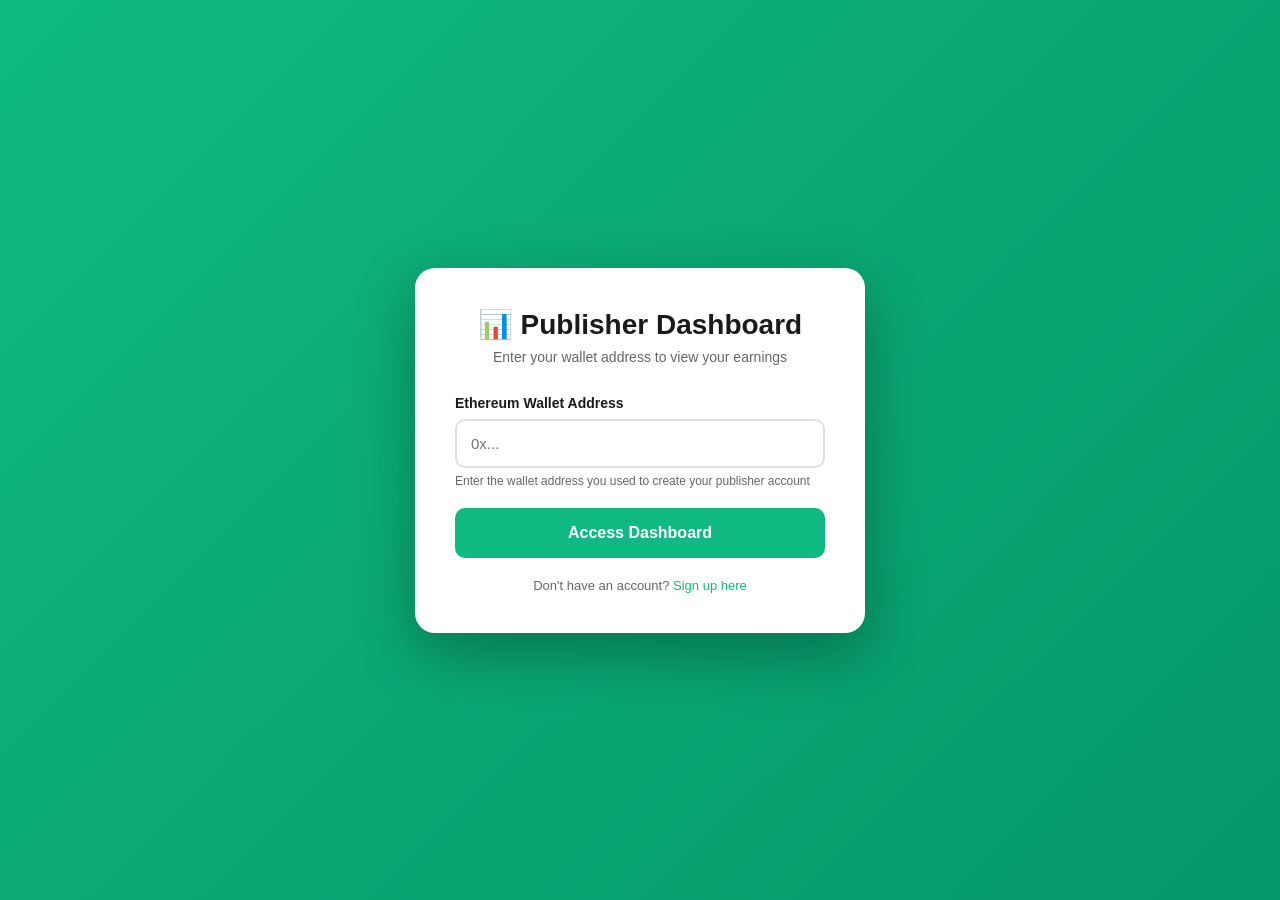
<file: publisher-dashboard.html>
<!DOCTYPE html>
<html lang="en">
<head>
    <meta charset="UTF-8">
    <meta name="viewport" content="width=device-width, initial-scale=1.0">
    <title>Canvas Protocol - Publisher Dashboard</title>
    <style>
        * {
            margin: 0;
            padding: 0;
            box-sizing: border-box;
        }
        
        body {
            font-family: -apple-system, BlinkMacSystemFont, 'Segoe UI', sans-serif;
            background: #f5f7fa;
            color: #1a1a1a;
        }

        /* Login Screen */
        .login-screen {
            display: flex;
            align-items: center;
            justify-content: center;
            min-height: 100vh;
            background: linear-gradient(135deg, #10b981 0%, #059669 100%);
            padding: 20px;
        }

        .login-screen.hidden {
            display: none;
        }

        .login-container {
            background: white;
            border-radius: 20px;
            box-shadow: 0 20px 60px rgba(0, 0, 0, 0.3);
            padding: 40px;
            max-width: 450px;
            width: 100%;
        }

        .login-header {
            text-align: center;
            margin-bottom: 30px;
        }

        .login-header h1 {
            font-size: 28px;
            color: #1a1a1a;
            margin-bottom: 8px;
        }

        .login-header p {
            font-size: 14px;
            color: #666;
        }

        .login-form {
            margin-bottom: 20px;
        }

        .form-group {
            margin-bottom: 20px;
        }

        .form-group label {
            display: block;
            font-size: 14px;
            font-weight: 600;
            color: #1a1a1a;
            margin-bottom: 8px;
        }

        .form-group input {
            width: 100%;
            padding: 14px;
            border: 2px solid #e0e0e0;
            border-radius: 10px;
            font-size: 15px;
            font-family: inherit;
            transition: all 0.2s;
        }

        .form-group input:focus {
            outline: none;
            border-color: #10b981;
            box-shadow: 0 0 0 3px rgba(16, 185, 129, 0.1);
        }

        .login-btn {
            width: 100%;
            background: #10b981;
            color: white;
            border: none;
            padding: 16px;
            font-size: 16px;
            font-weight: 600;
            border-radius: 10px;
            cursor: pointer;
            transition: all 0.2s;
        }

        .login-btn:hover {
            background: #059669;
            transform: translateY(-2px);
        }

        .login-btn:disabled {
            background: #ccc;
            cursor: not-allowed;
            transform: none;
        }

        .error-message {
            background: #fee;
            border: 1px solid #fcc;
            color: #c00;
            padding: 12px;
            border-radius: 8px;
            margin-bottom: 16px;
            font-size: 13px;
            display: none;
        }

        /* Dashboard */
        .dashboard {
            display: none;
        }

        .dashboard.active {
            display: block;
        }

        .header {
            background: white;
            border-bottom: 1px solid #e0e0e0;
            padding: 20px 40px;
            display: flex;
            justify-content: space-between;
            align-items: center;
        }

        .logo {
            display: flex;
            align-items: center;
            gap: 12px;
            font-size: 20px;
            font-weight: 700;
            color: #10b981;
        }

        .header-actions {
            display: flex;
            align-items: center;
            gap: 12px;
        }

        .toggle-btn {
            background: #f0fff4;
            color: #10b981;
            border: 1px solid #10b981;
            padding: 10px 16px;
            font-size: 13px;
            font-weight: 600;
            border-radius: 8px;
            cursor: pointer;
            transition: all 0.2s;
            white-space: nowrap;
        }

        .toggle-btn:hover {
            background: #10b981;
            color: white;
        }

        .wallet-display {
            background: #f8f9fa;
            padding: 10px 16px;
            border-radius: 8px;
            font-size: 13px;
            font-weight: 600;
            color: #666;
        }

        .logout-btn {
            background: #fee;
            color: #c00;
            border: 1px solid #fcc;
            padding: 10px 16px;
            font-size: 13px;
            font-weight: 600;
            border-radius: 8px;
            cursor: pointer;
            transition: all 0.2s;
        }

        .logout-btn:hover {
            background: #fcc;
        }

        .container {
            max-width: 1400px;
            margin: 0 auto;
            padding: 40px;
        }

        .page-header {
            display: flex;
            justify-content: space-between;
            align-items: center;
            margin-bottom: 30px;
        }

        .page-header h1 {
            font-size: 28px;
            color: #1a1a1a;
        }

        .withdraw-btn {
            background: #10b981;
            color: white;
            border: none;
            padding: 12px 24px;
            font-size: 14px;
            font-weight: 600;
            border-radius: 8px;
            cursor: pointer;
            transition: all 0.2s;
            display: flex;
            align-items: center;
            gap: 8px;
        }

        .withdraw-btn:hover {
            background: #059669;
            transform: translateY(-1px);
            box-shadow: 0 4px 12px rgba(16,185,129,0.3);
        }

        .withdraw-btn:disabled {
            background: #ccc;
            cursor: not-allowed;
            transform: none;
        }

        .stats-grid {
            display: grid;
            grid-template-columns: repeat(4, 1fr);
            gap: 20px;
            margin-bottom: 40px;
        }

        .stat-card {
            background: white;
            padding: 24px;
            border-radius: 12px;
            border: 1px solid #e0e0e0;
        }

        .stat-label {
            font-size: 13px;
            color: #666;
            margin-bottom: 8px;
            text-transform: uppercase;
            letter-spacing: 0.5px;
        }

        .stat-value {
            font-size: 32px;
            font-weight: 700;
            color: #1a1a1a;
        }

        .stat-value.revenue {
            color: #10b981;
        }

        .content-grid {
            display: grid;
            grid-template-columns: 2fr 1fr;
            gap: 20px;
        }

        .earnings-section {
            background: white;
            border-radius: 12px;
            border: 1px solid #e0e0e0;
            overflow: hidden;
        }

        .section-header {
            padding: 20px 30px;
            border-bottom: 1px solid #e0e0e0;
        }

        .section-header h2 {
            font-size: 18px;
            color: #1a1a1a;
        }

        .earnings-table {
            width: 100%;
            border-collapse: collapse;
        }

        .earnings-table th {
            background: #f8f9fa;
            padding: 12px 30px;
            text-align: left;
            font-size: 12px;
            font-weight: 600;
            color: #666;
            text-transform: uppercase;
            letter-spacing: 0.5px;
        }

        .earnings-table td {
            padding: 16px 30px;
            border-bottom: 1px solid #e0e0e0;
            font-size: 14px;
        }

        .earnings-table tr:last-child td {
            border-bottom: none;
        }

        .site-card {
            background: white;
            border-radius: 12px;
            border: 1px solid #e0e0e0;
            overflow: hidden;
        }

        .site-info {
            padding: 30px;
        }

        .site-preview {
            display: flex;
            align-items: center;
            gap: 20px;
            margin-bottom: 24px;
        }

        .site-icon {
            width: 80px;
            height: 80px;
            background: linear-gradient(135deg, #667eea 0%, #764ba2 100%);
            border-radius: 12px;
            display: flex;
            align-items: center;
            justify-content: center;
            font-size: 40px;
        }

        .site-details h3 {
            font-size: 20px;
            color: #1a1a1a;
            margin-bottom: 4px;
        }

        .site-url {
            color: #10b981;
            text-decoration: none;
            font-size: 14px;
            font-weight: 500;
        }

        .site-url:hover {
            text-decoration: underline;
        }

        .site-stats {
            display: grid;
            grid-template-columns: 1fr 1fr;
            gap: 16px;
            padding: 20px;
            background: #f8f9fa;
            border-radius: 8px;
        }

        .site-stat {
            text-align: center;
        }

        .site-stat-label {
            font-size: 12px;
            color: #666;
            margin-bottom: 4px;
        }

        .site-stat-value {
            font-size: 20px;
            font-weight: 700;
            color: #1a1a1a;
        }

        .empty-state {
            text-align: center;
            padding: 60px 20px;
        }

        .empty-state-icon {
            font-size: 64px;
            margin-bottom: 16px;
        }

        .empty-state h3 {
            font-size: 20px;
            color: #1a1a1a;
            margin-bottom: 8px;
        }

        .empty-state p {
            font-size: 14px;
            color: #666;
        }

        /* Modal */
        .modal {
            display: none;
            position: fixed;
            top: 0;
            left: 0;
            width: 100%;
            height: 100%;
            background: rgba(0, 0, 0, 0.5);
            z-index: 1000;
            align-items: center;
            justify-content: center;
        }

        .modal.active {
            display: flex;
        }

        .modal-content {
            background: white;
            border-radius: 16px;
            width: 90%;
            max-width: 500px;
        }

        .modal-header {
            padding: 24px 30px;
            border-bottom: 1px solid #e0e0e0;
        }

        .modal-header h2 {
            font-size: 24px;
            color: #1a1a1a;
        }

        .modal-body {
            padding: 30px;
        }

        .modal-footer {
            padding: 20px 30px;
            border-top: 1px solid #e0e0e0;
            display: flex;
            justify-content: flex-end;
            gap: 12px;
        }

        .btn {
            padding: 12px 24px;
            border-radius: 8px;
            font-size: 14px;
            font-weight: 600;
            cursor: pointer;
            transition: all 0.2s;
            border: none;
        }

        .btn-primary {
            background: #10b981;
            color: white;
        }

        .btn-primary:hover {
            background: #059669;
        }

        .btn-secondary {
            background: #f8f9fa;
            color: #666;
            border: 1px solid #e0e0e0;
        }

        .btn-secondary:hover {
            background: #e0e0e0;
        }

        .loading-spinner {
            display: inline-block;
            width: 20px;
            height: 20px;
            border: 3px solid #f3f3f3;
            border-top: 3px solid #10b981;
            border-radius: 50%;
            animation: spin 1s linear infinite;
        }

        @keyframes spin {
            0% { transform: rotate(0deg); }
            100% { transform: rotate(360deg); }
        }

        .form-note {
            font-size: 12px;
            color: #666;
            margin-top: 6px;
        }

        .success-message {
            background: #d1fae5;
            border: 1px solid #10b981;
            color: #065f46;
            padding: 12px;
            border-radius: 8px;
            margin-bottom: 16px;
            font-size: 13px;
        }

        .tx-link {
            color: #10b981;
            text-decoration: none;
            font-weight: 600;
        }

        .tx-link:hover {
            text-decoration: underline;
        }
    </style>
</head>
<body>
    <!-- Login Screen -->
    <div class="login-screen" id="loginScreen">
        <div class="login-container">
            <div class="login-header">
                <h1>📊 Publisher Dashboard</h1>
                <p>Enter your wallet address to view your earnings</p>
            </div>

            <div id="loginError" class="error-message"></div>

            <form class="login-form" id="loginForm">
                <div class="form-group">
                    <label>Ethereum Wallet Address</label>
                    <input 
                        type="text" 
                        id="walletInput" 
                        placeholder="0x..." 
                        required 
                        pattern="^0x[a-fA-F0-9]{40}$"
                    >
                    <div class="form-note">Enter the wallet address you used to create your publisher account</div>
                </div>

                <button type="submit" class="login-btn" id="loginBtn">
                    Access Dashboard
                </button>
            </form>

            <div style="text-align: center; margin-top: 20px;">
                <p style="font-size: 13px; color: #666;">
                    Don't have an account? 
                    <a href="publisher-signup.html" style="color: #10b981; text-decoration: none;">Sign up here</a>
                </p>
            </div>
        </div>
    </div>

    <!-- Dashboard -->
    <div class="dashboard" id="dashboard">
        <header class="header">
            <div class="logo">📊 Canvas Protocol</div>
            <div class="header-actions">
                <button class="toggle-btn" onclick="switchToAdvertiserView()">
                    🎨 Advertiser View
                </button>
                <button class="toggle-btn" onclick="switchToUserView()">
                    🌐 User View
                </button>
                <div class="wallet-display" id="walletDisplay">0x...</div>
                <button class="logout-btn" onclick="logout()">Logout</button>
            </div>
        </header>

        <div class="container">
            <div class="page-header">
                <h1>Publisher Dashboard</h1>
                <button class="withdraw-btn" onclick="openWithdrawModal()" id="withdrawBtn">
                    <span>💰</span>
                    <span>Withdraw Earnings</span>
                </button>
            </div>

            <div class="stats-grid">
                <div class="stat-card">
                    <div class="stat-label">Total Earnings</div>
                    <div class="stat-value revenue" id="totalEarnings">-</div>
                </div>
                <div class="stat-card">
                    <div class="stat-label">Verifications</div>
                    <div class="stat-value" id="totalVerifications">-</div>
                </div>
                <div class="stat-card">
                    <div class="stat-label">This Week</div>
                    <div class="stat-value revenue" id="weekEarnings">-</div>
                </div>
                <div class="stat-card">
                    <div class="stat-label">Avg per CAPTCHA</div>
                    <div class="stat-value" id="avgEarnings">-</div>
                </div>
            </div>

            <div class="content-grid">
                <div class="earnings-section">
                    <div class="section-header">
                        <h2>Recent Earnings</h2>
                    </div>
                    <div id="earningsContent">
                        <div class="empty-state">
                            <div class="loading-spinner" style="display: inline-block;"></div>
                            <p style="margin-top: 16px;">Loading earnings...</p>
                        </div>
                    </div>
                </div>

                <div class="site-card">
                    <div class="section-header">
                        <h2>Your Site</h2>
                    </div>
                    <div class="site-info" id="siteInfo">
                        <div class="loading-spinner" style="display: inline-block;"></div>
                        <p style="margin-top: 16px;">Loading site info...</p>
                    </div>
                </div>
            </div>
        </div>
    </div>

    <!-- Withdraw Modal -->
    <div class="modal" id="withdrawModal">
        <div class="modal-content">
            <div class="modal-header">
                <h2>Withdraw Earnings</h2>
            </div>
            <div class="modal-body">
                <div id="withdrawSuccess" class="success-message" style="display: none;"></div>
                <div id="withdrawError" class="error-message"></div>
                
                <form id="withdrawForm">
                    <div class="form-group">
                        <label>Amount (ETH) *</label>
                        <div style="display: flex; gap: 8px; align-items: stretch;">
                            <input type="number" id="withdrawAmount" placeholder="0.5" step="0.001" style="flex: 1;">
                            <button type="button" onclick="setMaxWithdrawAmount()" style="
                                padding: 8px 12px;
                                background: #f3f4f6;
                                border: 1px solid #d1d5db;
                                border-radius: 6px;
                                font-size: 0.875rem;
                                font-weight: 500;
                                color: #374151;
                                cursor: pointer;
                                transition: all 0.2s;
                                white-space: nowrap;
                            " onmouseover="this.style.background='#e5e7eb'" onmouseout="this.style.background='#f3f4f6'">
                                Max
                            </button>
                        </div>
                        <div class="form-note">Available: <span id="availableBalance">-</span></div>
                    </div>

                    <div class="form-group">
                        <label>Withdrawal Address (Optional)</label>
                        <input type="text" id="withdrawAddress" placeholder="0x... (defaults to your publisher address)" pattern="^0x[a-fA-F0-9]{40}$">
                        <div class="form-note">Leave empty to withdraw to your registered address</div>
                    </div>
                </form>
            </div>
            <div class="modal-footer">
                <button class="btn btn-secondary" onclick="closeWithdrawModal()">Cancel</button>
                <button class="btn btn-primary" onclick="processWithdrawal()" id="processWithdrawBtn">
                    Withdraw
                </button>
            </div>
        </div>
    </div>

    <script>
        // API Configuration
        const API_BASE_URL = 'https://canvas-api.duckdns.org';

        // Global state
        let currentWalletAddress = null;
        let publisherData = null;
        let earnings = [];

        // Helper functions
        function ethToWei(eth) {
            return (parseFloat(eth) * 1e18).toString();
        }

        function weiToEth(wei) {
            return (parseFloat(wei) / 1e18).toFixed(6);
        }

        function formatEth(wei) {
            const eth = weiToEth(wei);
            const ethValue = parseFloat(eth);
            
            // For very small amounts, show more decimal places
            if (ethValue === 0) {
                return '0 ETH';
            } else if (ethValue < 0.0001) {
                // Show up to 8 decimal places for small amounts
                return ethValue.toFixed(8).replace(/\.?0+$/, '') + ' ETH';
            } else {
                return ethValue.toFixed(4) + ' ETH';
            }
        }

        function shortenAddress(address) {
            return `${address.slice(0, 6)}...${address.slice(-4)}`;
        }

        // Login functionality
        document.getElementById('loginForm').addEventListener('submit', async function(e) {
            e.preventDefault();
            
            const walletInput = document.getElementById('walletInput').value.trim();
            const loginBtn = document.getElementById('loginBtn');
            const errorDiv = document.getElementById('loginError');
            
            errorDiv.style.display = 'none';
            loginBtn.disabled = true;
            loginBtn.innerHTML = '<span class="loading-spinner"></span> Connecting...';

            try {
                // Validate address format
                if (!/^0x[a-fA-F0-9]{40}$/.test(walletInput)) {
                    throw new Error('Invalid Ethereum address format');
                }

                // Fetch publisher data
                const response = await fetch(`${API_BASE_URL}/publisher/${walletInput}`);
                
                if (!response.ok) {
                    if (response.status === 404) {
                        throw new Error('No publisher account found for this address. Please sign up first.');
                    }
                    throw new Error('Failed to connect. Please try again.');
                }

                const data = await response.json();
                
                if (!data.success) {
                    throw new Error('Failed to load publisher data');
                }

                // Store wallet address and show dashboard
                currentWalletAddress = walletInput;
                publisherData = data.publisher;
                
                document.getElementById('loginScreen').classList.add('hidden');
                document.getElementById('dashboard').classList.add('active');
                document.getElementById('walletDisplay').textContent = shortenAddress(walletInput);

                // Load dashboard data
                await loadDashboard();

            } catch (error) {
                console.error('Login error:', error);
                errorDiv.textContent = error.message;
                errorDiv.style.display = 'block';
                loginBtn.disabled = false;
                loginBtn.textContent = 'Access Dashboard';
            }
        });

        // Load dashboard data
        async function loadDashboard() {
            try {
                await Promise.all([
                    loadEarnings(),
                    loadSiteInfo()
                ]);
                updateStats();
            } catch (error) {
                console.error('Error loading dashboard:', error);
                alert('Failed to load dashboard data. Please refresh the page.');
            }
        }

        // Load earnings from API
        async function loadEarnings() {
            try {
                const response = await fetch(`${API_BASE_URL}/publisher/${currentWalletAddress}/earnings`);
                const data = await response.json();

                if (data.success) {
                    earnings = data.earnings || [];
                    renderEarnings();
                }
            } catch (error) {
                console.error('Error loading earnings:', error);
                throw error;
            }
        }

        // Load site info
        async function loadSiteInfo() {
            try {
                const response = await fetch(`${API_BASE_URL}/publisher/${currentWalletAddress}`);
                const data = await response.json();

                if (data.success) {
                    publisherData = data.publisher;
                    renderSiteInfo();
                }
            } catch (error) {
                console.error('Error loading site info:', error);
                throw error;
            }
        }

        // Render earnings table
        function renderEarnings() {
            const container = document.getElementById('earningsContent');

            if (earnings.length === 0) {
                container.innerHTML = `
                    <div class="empty-state">
                        <div class="empty-state-icon">💰</div>
                        <h3>No earnings yet</h3>
                        <p>Your earnings will appear here once users complete CAPTCHAs on your site</p>
                    </div>
                `;
                return;
            }

            // Sort by date (newest first)
            const sortedEarnings = [...earnings].sort((a, b) => 
                new Date(b.earned_at) - new Date(a.earned_at)
            );

            container.innerHTML = `
                <table class="earnings-table">
                    <thead>
                        <tr>
                            <th>Date</th>
                            <th>Campaign</th>
                            <th>Amount</th>
                        </tr>
                    </thead>
                    <tbody>
                        ${sortedEarnings.slice(0, 20).map(earning => `
                            <tr>
                                <td>${new Date(earning.earned_at).toLocaleDateString()}</td>
                                <td>${earning.campaign_name || 'Unknown Campaign'}</td>
                                <td style="font-weight: 600; color: #10b981;">${formatEth(earning.amount_wei)}</td>
                            </tr>
                        `).join('')}
                    </tbody>
                </table>
            `;
        }

        // Render site info
        function renderSiteInfo() {
            const container = document.getElementById('siteInfo');
            const verificationCount = earnings.length;

            container.innerHTML = `
                <div class="site-preview">
                    <div class="site-icon">🌐</div>
                    <div class="site-details">
                        <h3>${publisherData.name}</h3>
                        <a href="${publisherData.website_url}" target="_blank" class="site-url">
                            ${publisherData.website_url}
                        </a>
                    </div>
                </div>
                <div class="site-stats">
                    <div class="site-stat">
                        <div class="site-stat-label">Verifications</div>
                        <div class="site-stat-value">${verificationCount}</div>
                    </div>
                    <div class="site-stat">
                        <div class="site-stat-label">Total Earned</div>
                        <div class="site-stat-value">${formatEth(publisherData.total_earnings_wei)}</div>
                    </div>
                </div>
            `;
        }

        // Update stats
        function updateStats() {
            // Total earnings
            const totalEarnings = publisherData.total_earnings_wei;
            document.getElementById('totalEarnings').textContent = formatEth(totalEarnings);
            
            // Total verifications
            document.getElementById('totalVerifications').textContent = earnings.length.toLocaleString();

            // Week earnings (last 7 days)
            const weekAgo = new Date();
            weekAgo.setDate(weekAgo.getDate() - 7);
            const weekEarnings = earnings
                .filter(e => new Date(e.earned_at) > weekAgo)
                .reduce((sum, e) => sum + parseFloat(e.amount_wei), 0);
            document.getElementById('weekEarnings').textContent = formatEth(weekEarnings.toString());

            // Average per CAPTCHA
            const avgEarnings = earnings.length > 0 
                ? parseFloat(totalEarnings) / earnings.length 
                : 0;
            document.getElementById('avgEarnings').textContent = formatEth(avgEarnings.toString());

            // Update available balance in withdraw modal
            document.getElementById('availableBalance').textContent = formatEth(totalEarnings);
        }

        // Withdraw modal
        function openWithdrawModal() {
            const totalEarnings = parseFloat(publisherData.total_earnings_wei);
            
            if (totalEarnings <= 0) {
                alert('You have no earnings to withdraw yet.');
                return;
            }

            document.getElementById('withdrawModal').classList.add('active');
            document.getElementById('withdrawForm').reset();
            document.getElementById('withdrawError').style.display = 'none';
            document.getElementById('withdrawSuccess').style.display = 'none';
            document.getElementById('availableBalance').textContent = formatEth(totalEarnings.toString());
        }

        function closeWithdrawModal() {
            document.getElementById('withdrawModal').classList.remove('active');
        }

        // Set maximum withdrawable amount
        function setMaxWithdrawAmount() {
            const availableBalanceText = document.getElementById('availableBalance').textContent;
            // Extract the ETH amount from the formatted text (e.g., "0.00002 ETH" -> "0.00002")
            const ethAmount = availableBalanceText.replace(' ETH', '').trim();
            
            if (ethAmount && ethAmount !== '-' && ethAmount !== '0') {
                document.getElementById('withdrawAmount').value = ethAmount;
            }
        }

        // Process withdrawal
        async function processWithdrawal() {
            const withdrawBtn = document.getElementById('processWithdrawBtn');
            const errorDiv = document.getElementById('withdrawError');
            const successDiv = document.getElementById('withdrawSuccess');

            const amountValue = document.getElementById('withdrawAmount').value.trim();
            const amount = parseFloat(amountValue);
            const withdrawAddress = document.getElementById('withdrawAddress').value.trim();

            // Custom validation - only check for zero or invalid amounts
            if (!amountValue || isNaN(amount) || amount <= 0) {
                errorDiv.textContent = 'Please enter a valid withdrawal amount greater than 0';
                errorDiv.style.display = 'block';
                return;
            }

            // Validate amount doesn't exceed available balance
            const availableBalance = parseFloat(weiToEth(publisherData.total_earnings_wei));
            if (amount > availableBalance) {
                errorDiv.textContent = 'Withdrawal amount exceeds available balance';
                errorDiv.style.display = 'block';
                return;
            }

            errorDiv.style.display = 'none';
            successDiv.style.display = 'none';
            withdrawBtn.disabled = true;
            withdrawBtn.innerHTML = '<span class="loading-spinner"></span> Processing...';

            try {
                const payload = {
                    amountWei: ethToWei(amount)
                };

                if (withdrawAddress) {
                    payload.withdrawalAddress = withdrawAddress;
                }

                console.log('Processing withdrawal:', payload);

                const response = await fetch(`${API_BASE_URL}/publisher/${currentWalletAddress}/withdraw`, {
                    method: 'POST',
                    headers: {
                        'Content-Type': 'application/json',
                    },
                    body: JSON.stringify(payload)
                });

                const data = await response.json();

                if (!response.ok) {
                    throw new Error(data.error || 'Failed to process withdrawal');
                }

                console.log('Withdrawal successful:', data);

                // Show success message with transaction link
                successDiv.innerHTML = `
                    Withdrawal successful! Transaction hash: 
                    <a href="https://sepolia.basescan.org/tx/${data.transactionHash}" 
                       target="_blank" 
                       class="tx-link">
                        ${data.transactionHash.slice(0, 10)}...${data.transactionHash.slice(-8)}
                    </a>
                `;
                successDiv.style.display = 'block';

                // Reload dashboard data after 2 seconds
                setTimeout(async () => {
                    await loadDashboard();
                    closeWithdrawModal();
                }, 2000);

            } catch (error) {
                console.error('Error processing withdrawal:', error);
                errorDiv.textContent = error.message;
                errorDiv.style.display = 'block';
                withdrawBtn.disabled = false;
                withdrawBtn.textContent = 'Withdraw';
            }
        }

        // View switching
        function switchToAdvertiserView() {
            window.location.href = 'advertiser-dashboard.html';
        }

        function switchToUserView() {
            window.location.href = 'index.html';
        }

        function logout() {
            if (confirm('Are you sure you want to logout?')) {
                currentWalletAddress = null;
                publisherData = null;
                earnings = [];
                document.getElementById('loginScreen').classList.remove('hidden');
                document.getElementById('dashboard').classList.remove('active');
                document.getElementById('walletInput').value = '';
            }
        }

        // Close modal when clicking outside
        document.getElementById('withdrawModal').addEventListener('click', function(e) {
            if (e.target === this) {
                closeWithdrawModal();
            }
        });

        // Auto-refresh earnings every 30 seconds
        setInterval(async () => {
            if (currentWalletAddress) {
                await loadDashboard();
            }
        }, 30000);
    </script>
</body>
</html>
</file>
<file: styles.css>
* {
    margin: 0;
    padding: 0;
    box-sizing: border-box;
}

body {
    font-family: -apple-system, BlinkMacSystemFont, "Segoe UI", Roboto, Helvetica, Arial, sans-serif;
    line-height: 1.6;
    color: #333;
    background: #f8f9fa;
}

/* Demo Navigation Dropdown */
.demo-nav-container {
    position: fixed;
    top: 20px;
    right: 20px;
    z-index: 10000;
}

.demo-nav-button {
    background: rgba(0, 0, 0, 0.7);
    backdrop-filter: blur(10px);
    color: white;
    border: 2px solid rgba(102, 126, 234, 0.5);
    padding: 8px 16px;
    border-radius: 8px;
    cursor: pointer;
    font-size: 14px;
    font-weight: 600;
    display: flex;
    align-items: center;
    gap: 6px;
    transition: all 0.2s;
}

.demo-nav-button:hover {
    background: rgba(0, 0, 0, 0.85);
    border-color: #667eea;
    transform: translateY(-1px);
}

.demo-nav-dropdown {
    position: absolute;
    top: 100%;
    right: 0;
    margin-top: 8px;
    background: white;
    border-radius: 8px;
    box-shadow: 0 4px 20px rgba(0, 0, 0, 0.2);
    min-width: 220px;
    display: none;
    overflow: hidden;
}

.demo-nav-dropdown.active {
    display: block;
}

.demo-nav-section {
    border-bottom: 1px solid #e2e8f0;
}

.demo-nav-section:last-child {
    border-bottom: none;
}

.demo-nav-section-title {
    padding: 10px 16px;
    background: #f7fafc;
    font-size: 11px;
    font-weight: 700;
    text-transform: uppercase;
    letter-spacing: 0.5px;
    color: #718096;
}

.demo-nav-dropdown a {
    display: block;
    padding: 10px 16px;
    color: #2d3748;
    text-decoration: none;
    font-size: 14px;
    transition: all 0.2s;
}

.demo-nav-dropdown a:hover {
    background: #f7fafc;
    color: #667eea;
    padding-left: 20px;
}

/* Header / Navigation */
.header {
    background: #1a202c;
    color: white;
    padding: 1rem 0;
    border-bottom: 3px solid #667eea;
    position: sticky;
    top: 0;
    z-index: 1000;
    box-shadow: 0 2px 4px rgba(0,0,0,0.1);
}

.nav-container {
    max-width: 1200px;
    margin: 0 auto;
    padding: 0 2rem;
    display: flex;
    justify-content: space-between;
    align-items: center;
}

.logo {
    font-size: 1.75rem;
    font-weight: 800;
    color: #667eea;
}

.nav-links {
    display: flex;
    gap: 2rem;
}

.nav-links a {
    color: white;
    text-decoration: none;
    font-weight: 500;
    transition: color 0.2s;
    padding: 0.5rem 0;
    border-bottom: 2px solid transparent;
}

.nav-links a:hover,
.nav-links a.active {
    color: #667eea;
    border-bottom-color: #667eea;
}

/* Hero Section */
.hero {
    background: linear-gradient(135deg, #667eea 0%, #764ba2 100%);
    color: white;
    padding: 4rem 2rem;
    text-align: center;
}

.hero-content h1 {
    font-size: 2.5rem;
    margin-bottom: 1rem;
    max-width: 800px;
    margin-left: auto;
    margin-right: auto;
}

.hero-content p {
    font-size: 1.25rem;
    opacity: 0.9;
}

/* Container */
.container {
    max-width: 1200px;
    margin: 3rem auto;
    padding: 0 2rem;
}

/* Articles Grid */
.articles-grid {
    display: grid;
    grid-template-columns: repeat(auto-fit, minmax(350px, 1fr));
    gap: 2rem;
}

.article-card {
    background: white;
    border-radius: 12px;
    overflow: hidden;
    box-shadow: 0 2px 8px rgba(0, 0, 0, 0.1);
    transition: transform 0.2s, box-shadow 0.2s;
}

.article-card:hover {
    transform: translateY(-4px);
    box-shadow: 0 4px 16px rgba(0, 0, 0, 0.15);
}

.article-card.featured {
    grid-column: 1 / -1;
}

.article-image {
    width: 100%;
    height: 250px;
    display: flex;
    align-items: center;
    justify-content: center;
    font-size: 5rem;
    color: white;
}

.featured .article-image {
    height: 350px;
    font-size: 8rem;
}

.bitcoin-bg {
    background: linear-gradient(135deg, #f7931a 0%, #ff6b00 100%);
}

.ai-bg {
    background: linear-gradient(135deg, #667eea 0%, #764ba2 100%);
}

.defi-bg {
    background: linear-gradient(135deg, #11998e 0%, #38ef7d 100%);
}

.article-content {
    padding: 2rem;
}

.category {
    display: inline-block;
    background: #667eea;
    color: white;
    padding: 0.35rem 0.75rem;
    border-radius: 4px;
    font-size: 0.75rem;
    font-weight: 700;
    text-transform: uppercase;
    letter-spacing: 0.5px;
    margin-bottom: 1rem;
}

.article-content h2 {
    font-size: 1.5rem;
    margin-bottom: 1rem;
    line-height: 1.3;
}

.article-content h2 a {
    color: #1a202c;
    text-decoration: none;
    transition: color 0.2s;
}

.article-content h2 a:hover {
    color: #667eea;
}

.article-content p {
    color: #4a5568;
    margin-bottom: 1rem;
    line-height: 1.7;
}

.article-meta {
    display: flex;
    align-items: center;
    gap: 0.75rem;
    color: #718096;
    font-size: 0.875rem;
}

/* Article Page Styles */
.article-header {
    background: white;
    padding: 3rem 2rem 2rem;
    border-bottom: 1px solid #e2e8f0;
}

.article-header-content {
    max-width: 800px;
    margin: 0 auto;
}

.article-title {
    font-size: 2.5rem;
    font-weight: 800;
    line-height: 1.2;
    margin-bottom: 1rem;
    color: #1a202c;
}

.article-hero-image {
    width: 100%;
    height: 400px;
    background: linear-gradient(135deg, #667eea 0%, #764ba2 100%);
    display: flex;
    align-items: center;
    justify-content: center;
    font-size: 6rem;
    color: white;
}

.article-body {
    background: white;
    padding: 3rem 2rem;
}

.article-body-content {
    max-width: 800px;
    margin: 0 auto;
    font-size: 1.125rem;
    line-height: 1.8;
}

.article-body-content p {
    margin-bottom: 1.5rem;
}

.article-body-content h2 {
    font-size: 1.75rem;
    font-weight: 700;
    margin: 2.5rem 0 1rem;
    color: #1a202c;
}

.article-body-content blockquote {
    border-left: 4px solid #667eea;
    padding-left: 1.5rem;
    margin: 2rem 0;
    font-style: italic;
    color: #4a5568;
}

/* Comment Section */
.comment-section {
    background: white;
    padding: 3rem 2rem;
    border-top: 1px solid #e2e8f0;
}

.comment-section-content {
    max-width: 800px;
    margin: 0 auto;
}

.comment-section h3 {
    font-size: 1.5rem;
    margin-bottom: 2rem;
    color: #1a202c;
}

.comment-form textarea {
    width: 100%;
    min-height: 120px;
    padding: 1rem;
    border: 2px solid #e2e8f0;
    border-radius: 8px;
    font-size: 1rem;
    font-family: inherit;
    resize: vertical;
    transition: border-color 0.2s;
}

.comment-form textarea:focus {
    outline: none;
    border-color: #667eea;
}

.submit-comment-btn {
    margin-top: 1rem;
    padding: 0.75rem 1.5rem;
    background: #667eea;
    color: white;
    border: none;
    border-radius: 8px;
    font-weight: 600;
    cursor: pointer;
    transition: background 0.2s;
}

.submit-comment-btn:hover {
    background: #5568d3;
}

/* About Page */
.about-section {
    background: white;
    border-radius: 12px;
    padding: 3rem;
    margin-bottom: 2rem;
}

.about-section h2 {
    font-size: 2rem;
    margin-bottom: 1rem;
    color: #1a202c;
}

.about-section p {
    color: #4a5568;
    line-height: 1.8;
    margin-bottom: 1rem;
}

/* Footer */
.footer {
    background: #1a202c;
    color: white;
    padding: 2rem;
    text-align: center;
    margin-top: 4rem;
}

.footer p {
    margin: 0.5rem 0;
    opacity: 0.8;
}

/* Mobile Responsive */
@media (max-width: 768px) {
    .nav-container {
        flex-direction: column;
        gap: 1rem;
    }

    .nav-links {
        flex-wrap: wrap;
        justify-content: center;
        gap: 1rem;
    }

    .hero-content h1 {
        font-size: 2rem;
    }

    .articles-grid {
        grid-template-columns: 1fr;
    }

    .article-card.featured {
        grid-column: 1;
    }

    .article-title {
        font-size: 2rem;
    }

    .article-header,
    .article-body,
    .comment-section {
        padding: 2rem 1.5rem;
    }
}
</file>
